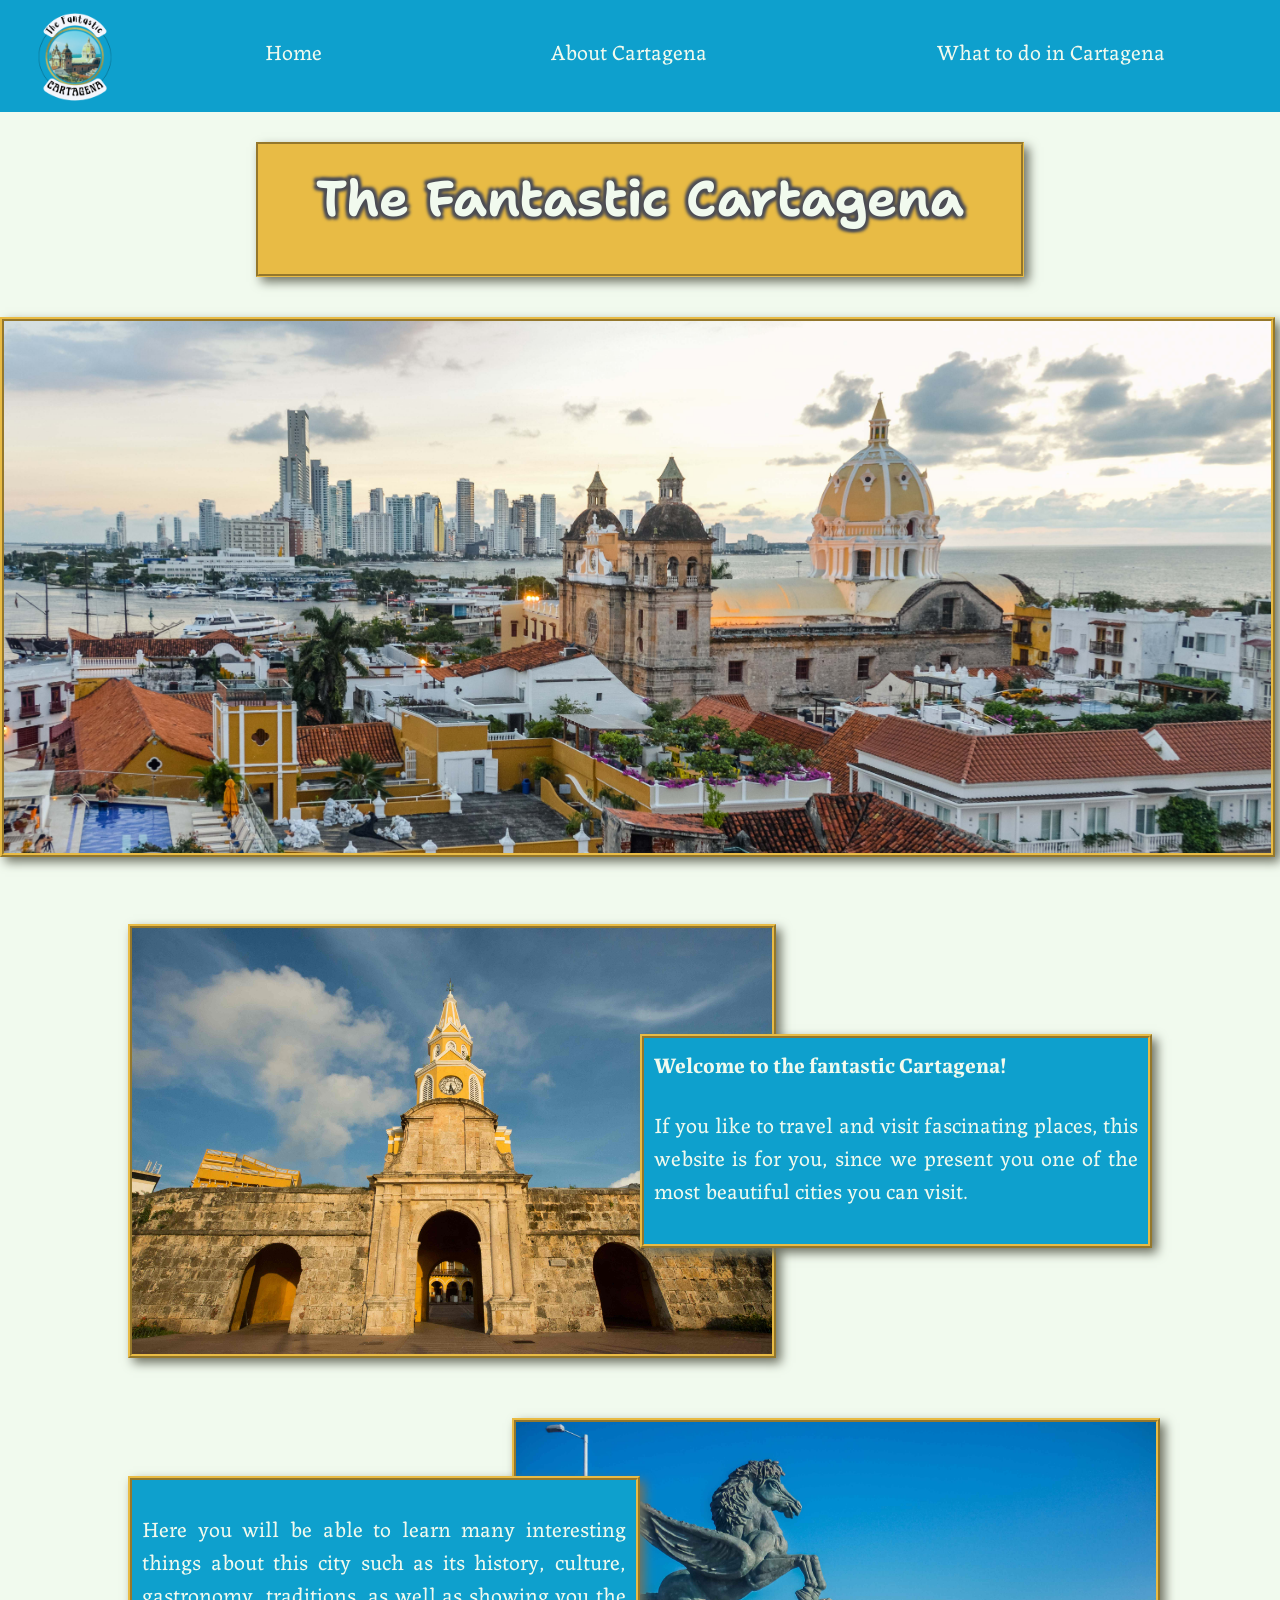
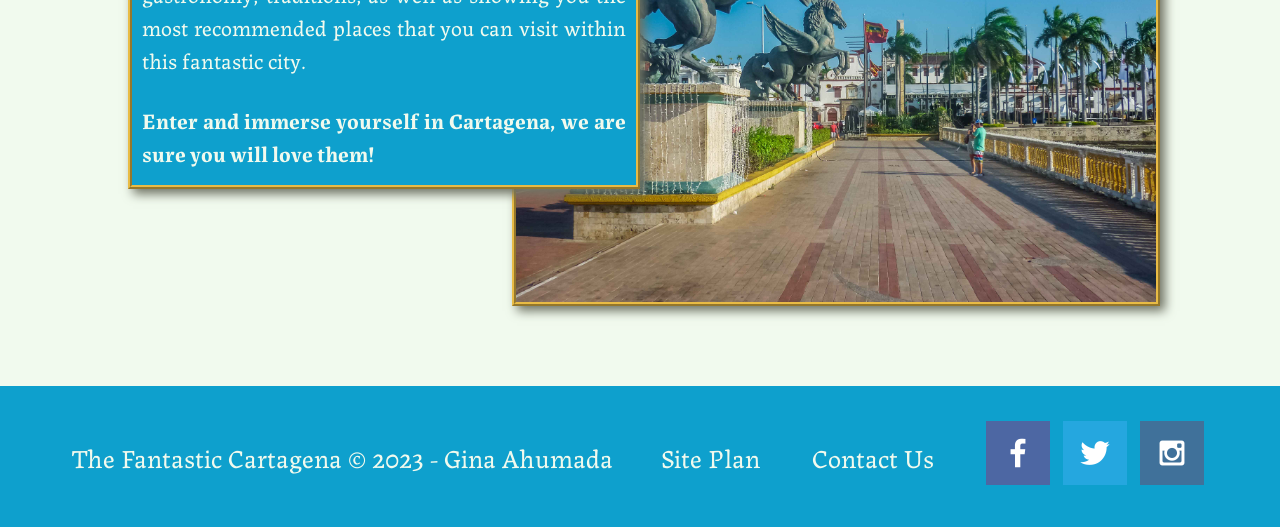
<file: cartagena/index.html>
<!DOCTYPE html>
<html lang="en">
<head>
    <meta charset="UTF-8">
    <meta http-equiv="X-UA-Compatible" content="IE=edge">
    <meta name="viewport" content="width=device-width, initial-scale=1.0">
    <title>The Fantastic Cartagena</title>
    <link rel="stylesheet" href="styles/style.css">
</head>
<body>
    <div id="content">
        <header>
            <a id="logo_link" href="index.html">
                <img class="logo" src="images/logo.png" alt="cartagena logo">
            </a>      
            <nav>
                <a href="index.html">Home</a>
                <a href="about.html">About Cartagena</a>
                <a href="whattodo.html">What to do in Cartagena</a>
            </nav>
        </header>
        <div id="hero">
            <section id="hero-msg">
                <h1 class="home-title">The Fantastic Cartagena</h1>
            </section>
            <div id="hero-box">
                <img id="hero-img" src="images/home1.jpg" alt="panoramic view">
            </div>
        </div>
        <main class="home-grid">
            <img class="clock-tower" src="images/home2.jpg" alt=" clock tower">
            <section class="msg-clock">
                <h2>Welcome to the fantastic Cartagena! </h2>
                <p>If you like to travel and visit fascinating places, this website is for you, since we present you one of the most beautiful cities you can visit.</p>
            </section>
            <img class="pegasus" src="images/home3.jpg" alt="pegasus">
            <section class="msg-pegasus">
                <p>Here you will be able to learn many interesting things about this city such as its history, culture, gastronomy, traditions, as well as showing you the most recommended places that you can visit within this fantastic city.</p>
                <h2>Enter and immerse yourself in Cartagena, we are sure you will love them!</h2>
            </section>
        </main>
        <footer>
            <p>The Fantastic Cartagena &copy; 2023 - Gina Ahumada</p>
            <p><a href="site-plan.html">Site Plan</a></p>
            <p><a href="contactus.html">Contact Us</a></p>
            <div class="social">
                <a href="https://facebook.com" target="_blank">
                    <img src="images/facebook.png" alt="fb icon">
                </a>
                <a href="https://twitter.com" target="_blank">
                    <img src="images/twitter.png" alt="twitter icon">
                </a>
                <a href="https://instagram.com" target="_blank">
                    <img src="images/instagram.png" alt="instagram icon">
                </a>
            </div>
        </footer>
    </div>
</body>
</html>
</file>
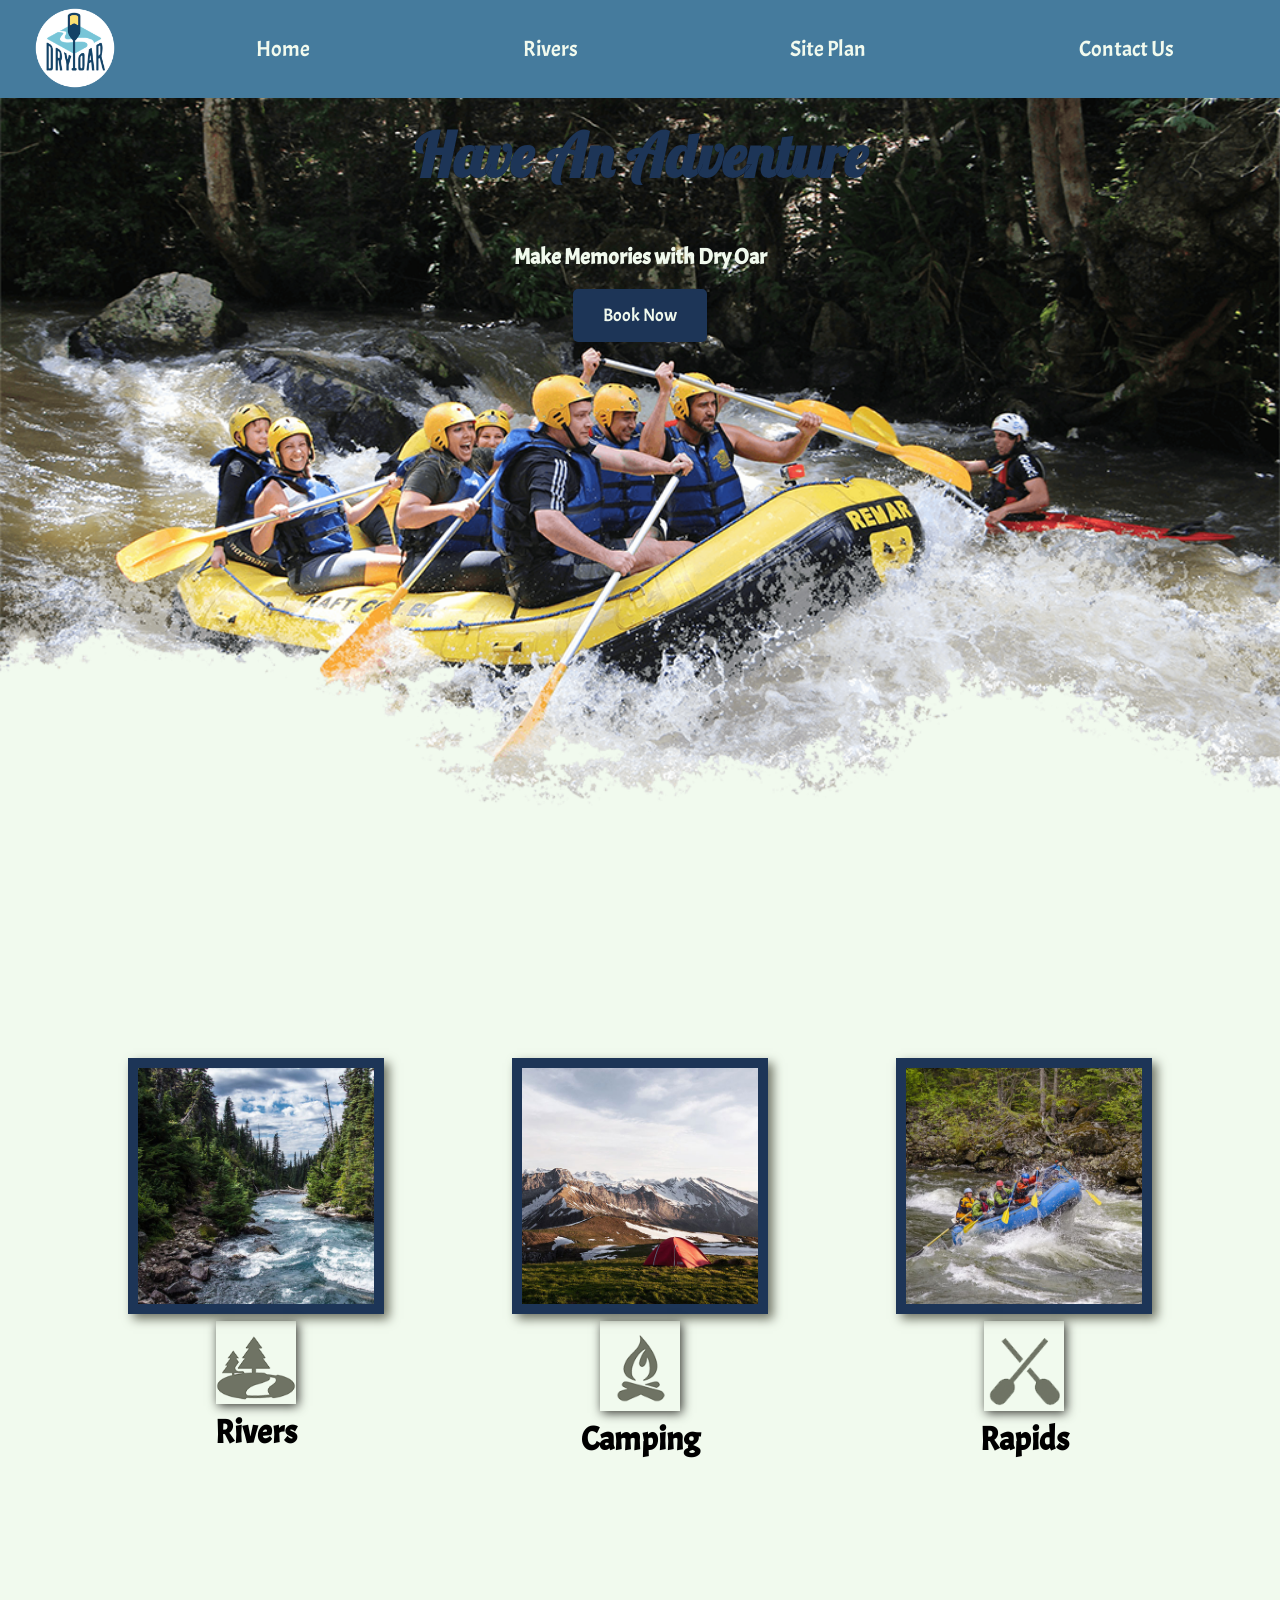
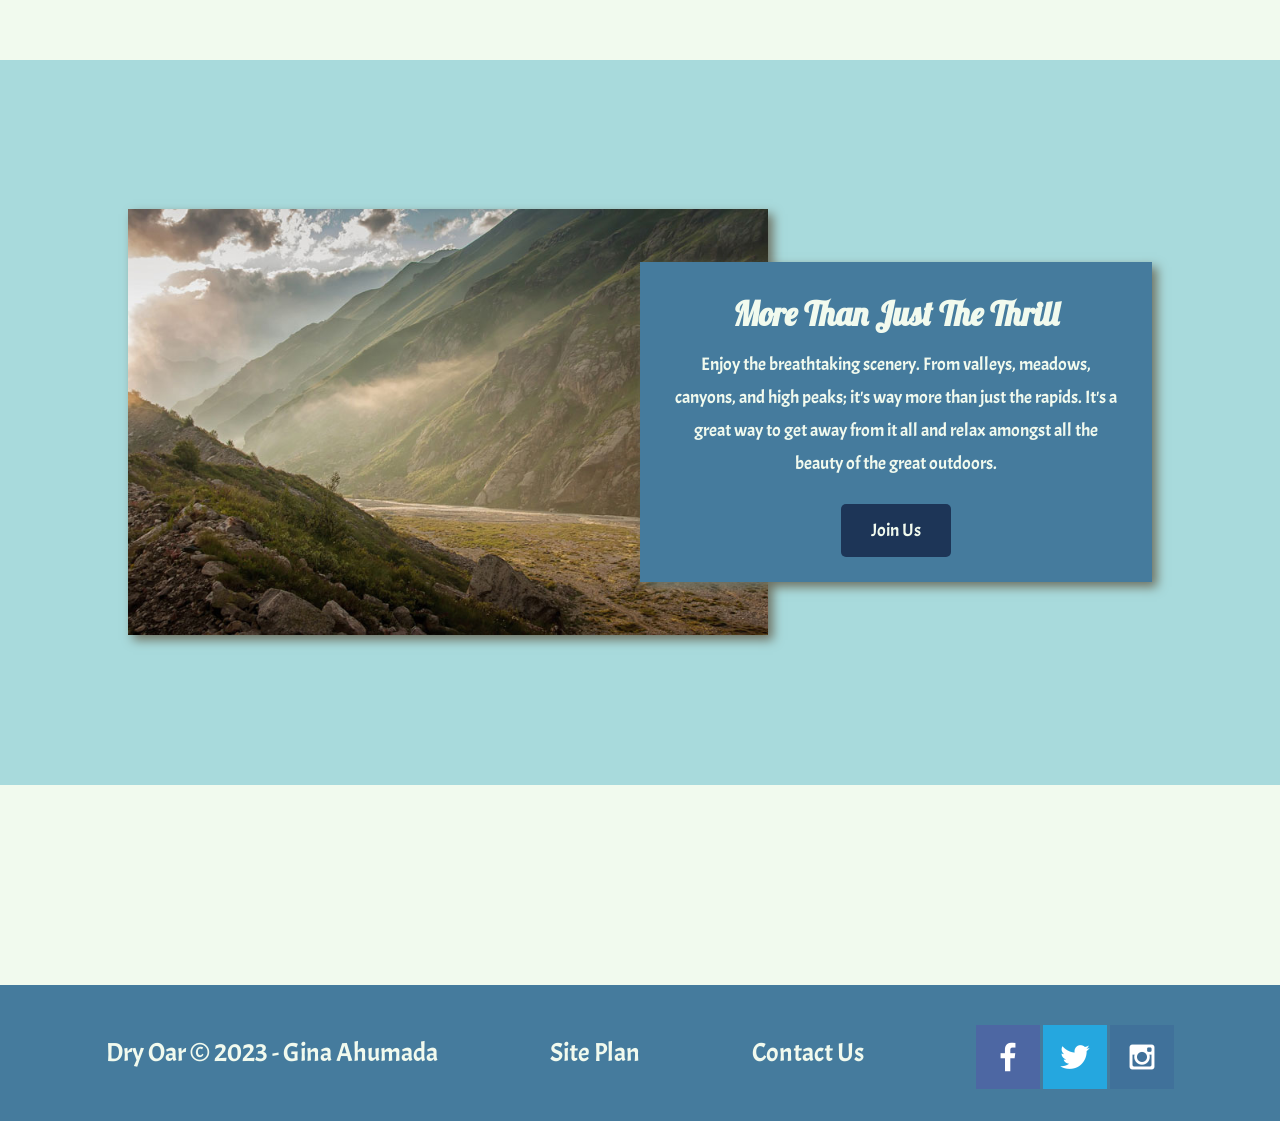
<file: wwr/index.html>
<!DOCTYPE html>
<html lang="en">
<head>
    <meta charset="UTF-8">
    <meta http-equiv="X-UA-Compatible" content="IE=edge">
    <meta name="viewport" content="width=device-width, initial-scale=1.0">
    <title>The Best Places in Colombia for Rafting</title>
    <link rel="stylesheet" href="styles/style.css">
</head>
<body>
    <div id="content">
        <header>
            <a id="logo_link" href="index.html">
                <img class="logo" src="images/logo.png" alt="Dry Oar Logo">
            </a>      
            <nav>
                <a href="index.html">Home</a>
                <a href="rivers.html">Rivers</a>
                <a href="site-plan-rafting.html">Site Plan</a>
                <a href="contactus.html">Contact Us</a>
            </nav>
        </header>
        <div id="hero">
            <div id="hero-box">
                <img id="hero-img" src="images/hero.png" alt="People enjoying rafting">
            </div>
            <section id="hero-msg">
                <h1 class="home-title">Have An Adventure</h1>
                <h4>Make Memories with Dry Oar</h4>
                <div class="button-box">
                    <a class="book" href="contactus.html">Book Now</a>
                </div>
            </section>
        </div>
        <main class="home-grid">
            <section class="rivers-card">
                <img class="card-img" src="images/rivers.jpg" alt="river in forest">
                <img class="icon" src="images/river_icon.png" alt="river icon">
                <h2>Rivers</h2>
            </section>
            <section class="camping-card">
                <img class="card-img" src="images/camping.jpg" alt="tent in mountains">
                <img class="icon" src="images/fire_icon.png" alt="fire icon">
                <h2>Camping</h2>
            </section>
            <section class="rapids-card">
                <img class="card-img" src="images/rapids.jpg" alt="rafting boat">
                <img class="icon" src="images/oars.png" alt="oars icon">
                <h2>Rapids</h2>
            </section>
            <div id="background"></div> 
            <img class="mountains" src="images/mountains.jpg" alt="Misty mountains">
            <section class="msg">
                <h2>More Than Just The Thrill</h2>
                <p>Enjoy the breathtaking scenery. From valleys, meadows, canyons, and high peaks; it's way more than just the rapids. It's a great way to get away from it all and relax amongst all the beauty of the great outdoors. </p>
                <a class='join' href="rivers.html">Join Us</a>
            </section>
        </main>
        <footer>
            <p>Dry Oar &copy; 2023 - Gina Ahumada</p>
            <p><a href="site-plan-rafting.html">Site Plan</a></p>
            <p><a href="contactus.html">Contact Us</a></p>
            <div class="social">
                <a href="https://facebook.com" target="_blank">
                    <img src="images/facebook.png" alt="fb icon">
                </a>
                <a href="https://twitter.com" target="_blank">
                    <img src="images/twitter.png" alt="twitter icon">
                </a>
                <a href="https://instagram.com" target="_blank">
                    <img src="images/instagram.png" alt="instagram icon">
                </a>
            </div>
        </footer>
    </div>
</body>
</html>
</file>
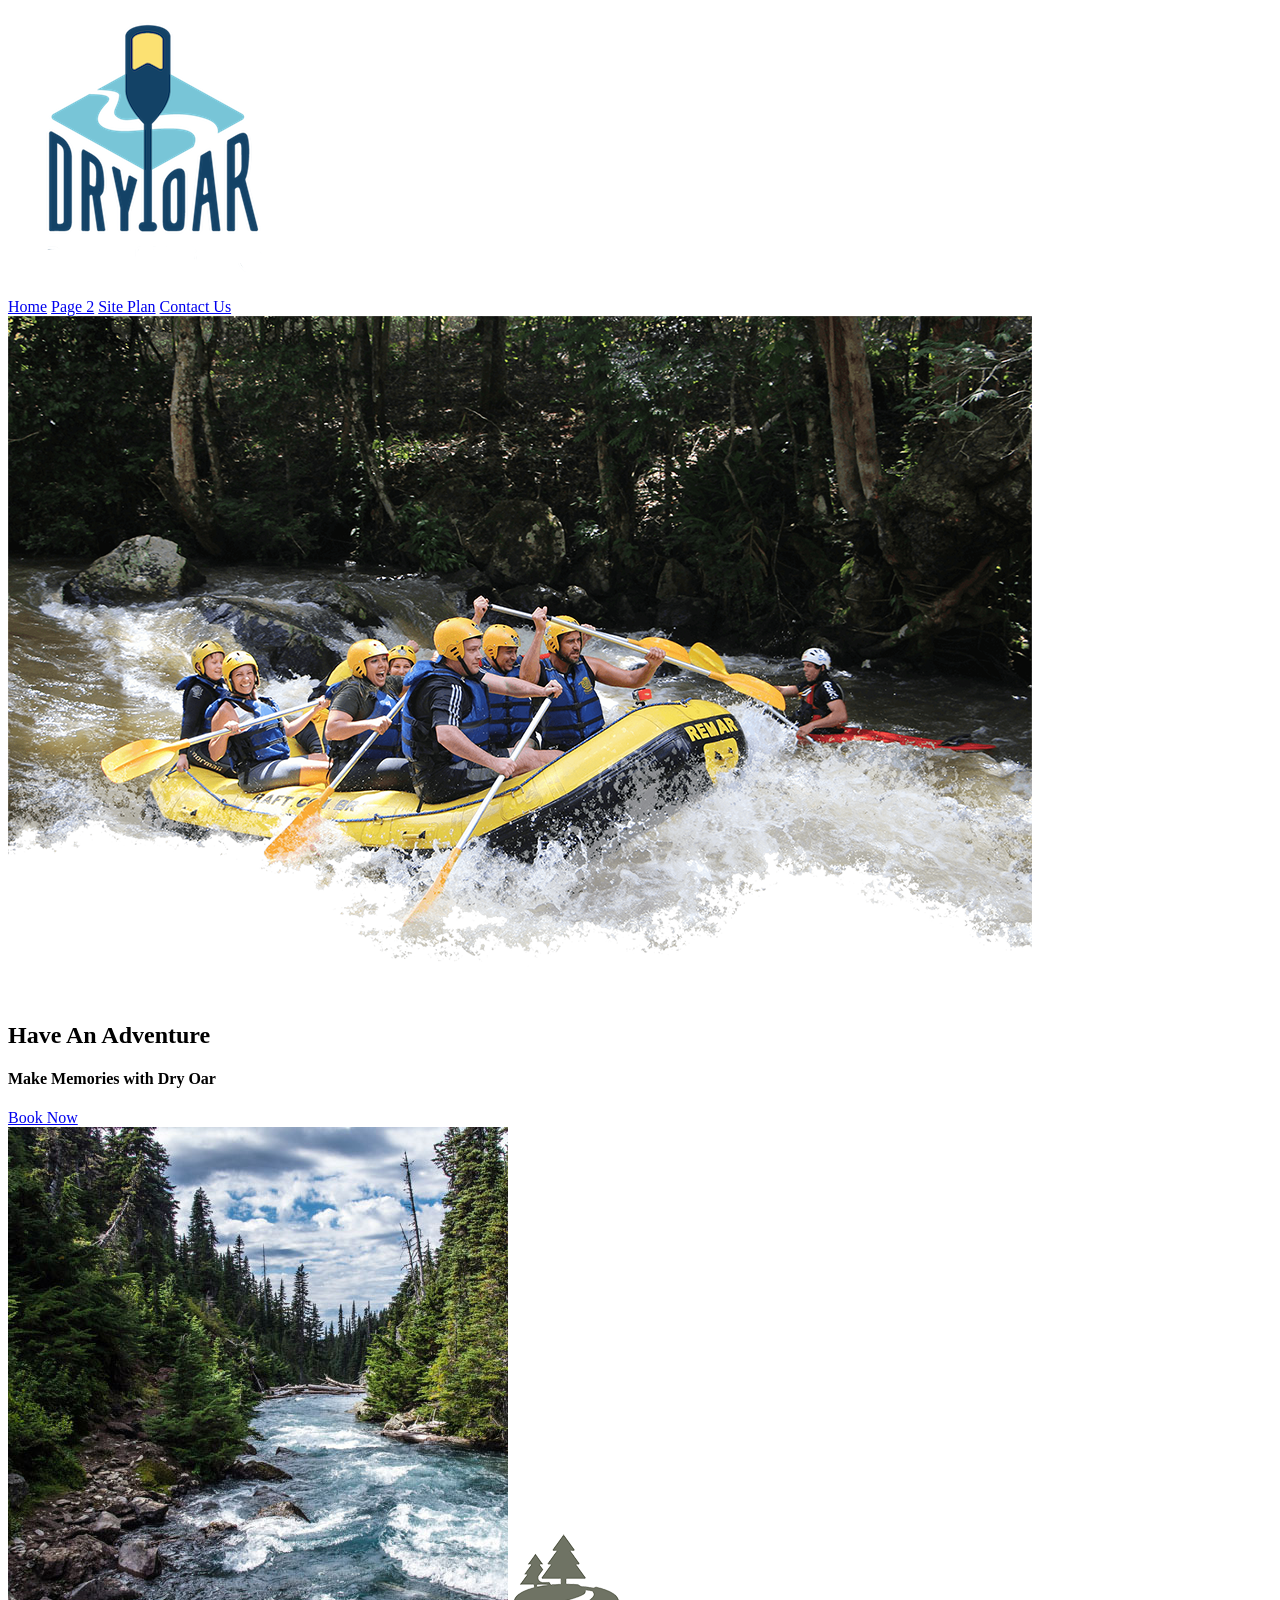
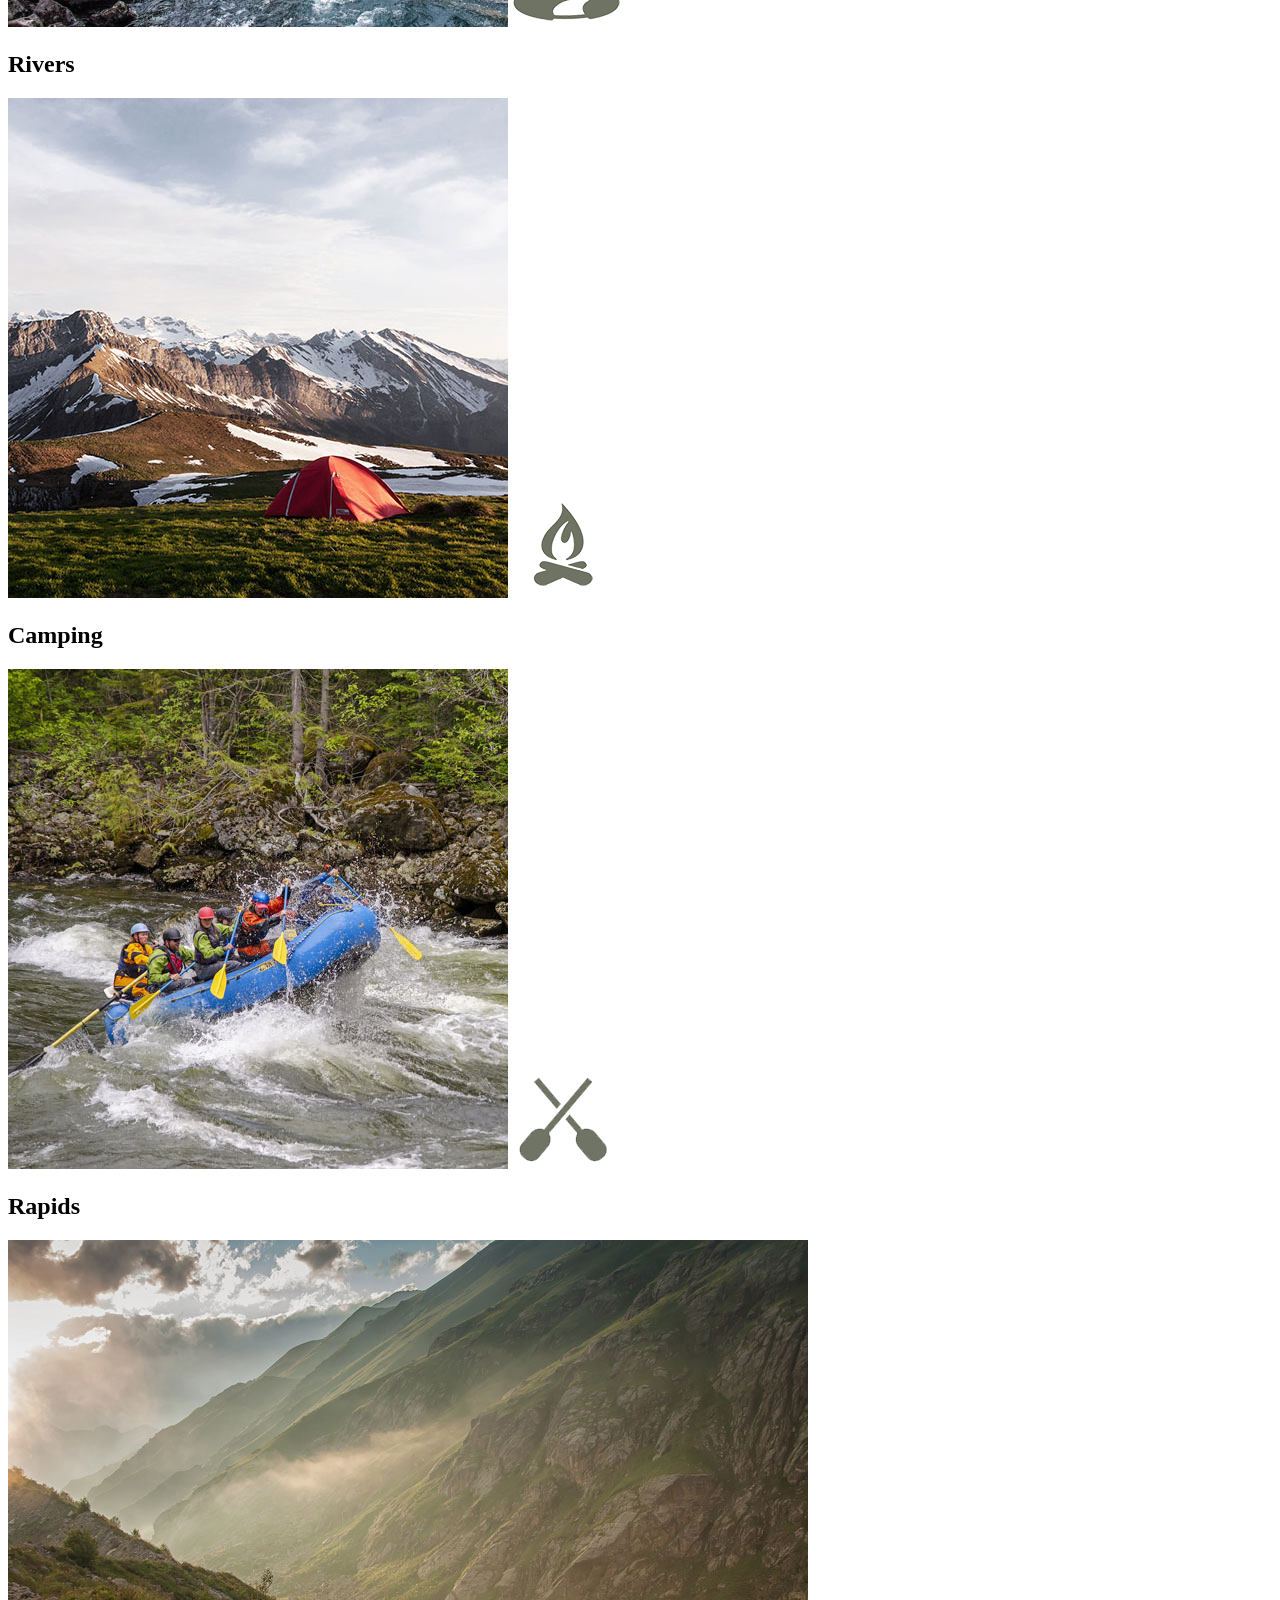
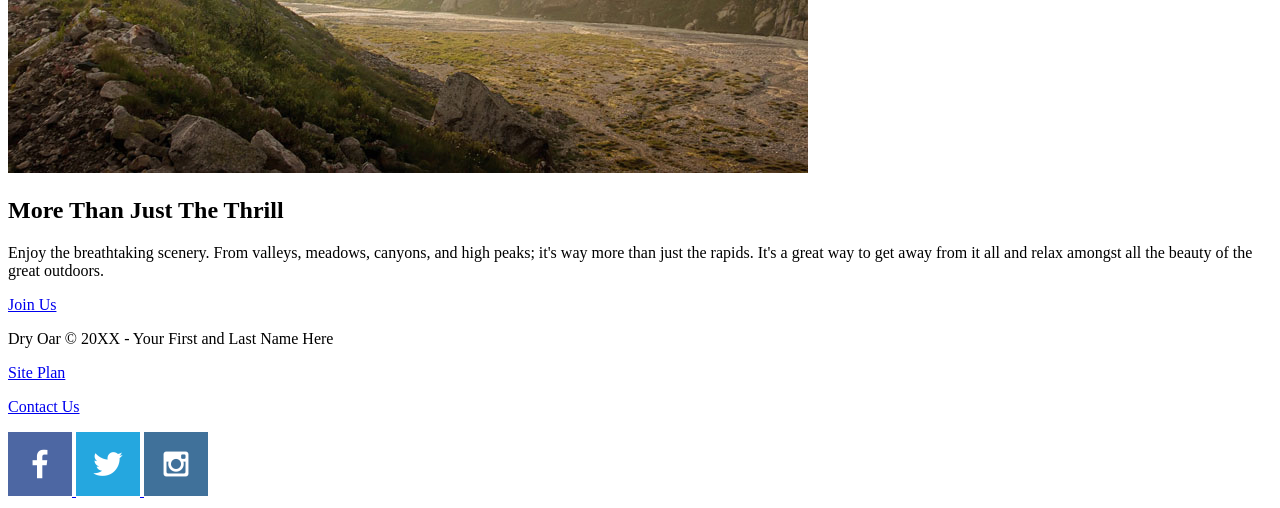
<file: wwr/styles/index.html>
<!DOCTYPE html>
<html lang="en">
<head>
    <meta charset="UTF-8">
    <meta http-equiv="X-UA-Compatible" content="IE=edge">
    <meta name="viewport" content="width=device-width, initial-scale=1.0">
    <title>The Best Places in Colombia for Rafting</title>
</head>
<body>
    <header>
        <a id="logo_link" href="index.html">
            <img class="logo" src="images/logo.png" alt="Dry Oar Logo">
        </a>
            
        <nav>
            <a href="index.html">Home</a>
            <a href="#">Page 2</a>
            <a href="site-plan-rafting.html">Site Plan</a>
            <a href="contactus.html">Contact Us</a>
        </nav>
    </header>
    <div id="hero">
        <div id="hero-box">
            <img id="hero-img" src="images/hero.png" alt="People enjoying rafting">
        </div>
        <section id="hero-msg">
            <h1 class="home-title">Have An Adventure</h1>
            <h4>Make Memories with Dry Oar</h4>
            <div class="button-box">
                <a class="book" href="contactus.html">Book Now</a>
            </div>
        </section>
    </div> 
    <main class="home-grid">
        <section class="rivers-card">
            <img class="card-img" src="images/rivers.jpg" alt="river in forest">
            <img class="icon" src="images/river_icon.png" alt="river icon">
            <h2>Rivers</h2>
        </section>
        <section class="camping-card">
            <img class="card-img" src="images/camping.jpg" alt="tent in mountains">
            <img class="icon" src="images/fire_icon.png" alt="fire icon">
            <h2>Camping</h2>
        </section>
        <section class="rapids-card">
            <img class="card-img" src="images/rapids.jpg" alt="rafting boat">
            <img class="icon" src="images/oars.png" alt="oars icon">
            <h2>Rapids</h2>
        </section>
        <img class="mountains" src="images/mountains.jpg" alt="Misty mountains">
        <section class="msg">
            <h2>More Than Just The Thrill</h2>
            <p>Enjoy the breathtaking scenery. From valleys, meadows, canyons, and high peaks; it's way more than just the rapids. It's a great way to get away from it all and relax amongst all the beauty of the great outdoors. </p>
            <a class='join' href="rivers.html">Join Us</a>
        </section>
    </main>
    <footer>
        <p>Dry Oar &copy; 20XX - Your First and Last Name Here</p>
        <p><a href="site-plan-rafting.html">Site Plan</a></p>
        <p><a href="contactus.html">Contact Us</a></p>
        <div class="social">
            <a href="https://facebook.com">
                <img src="images/facebook.png" alt="fb icon">
            </a>
            <a href="https://twitter.com">
                <img src="images/twitter.png" alt="twitter icon">
            </a>
            <a href="https://instagram.com">
                <img src="images/instagram.png" alt="instagram icon">
            </a>
        </div>
    </footer>
</body>
</html>
</file>
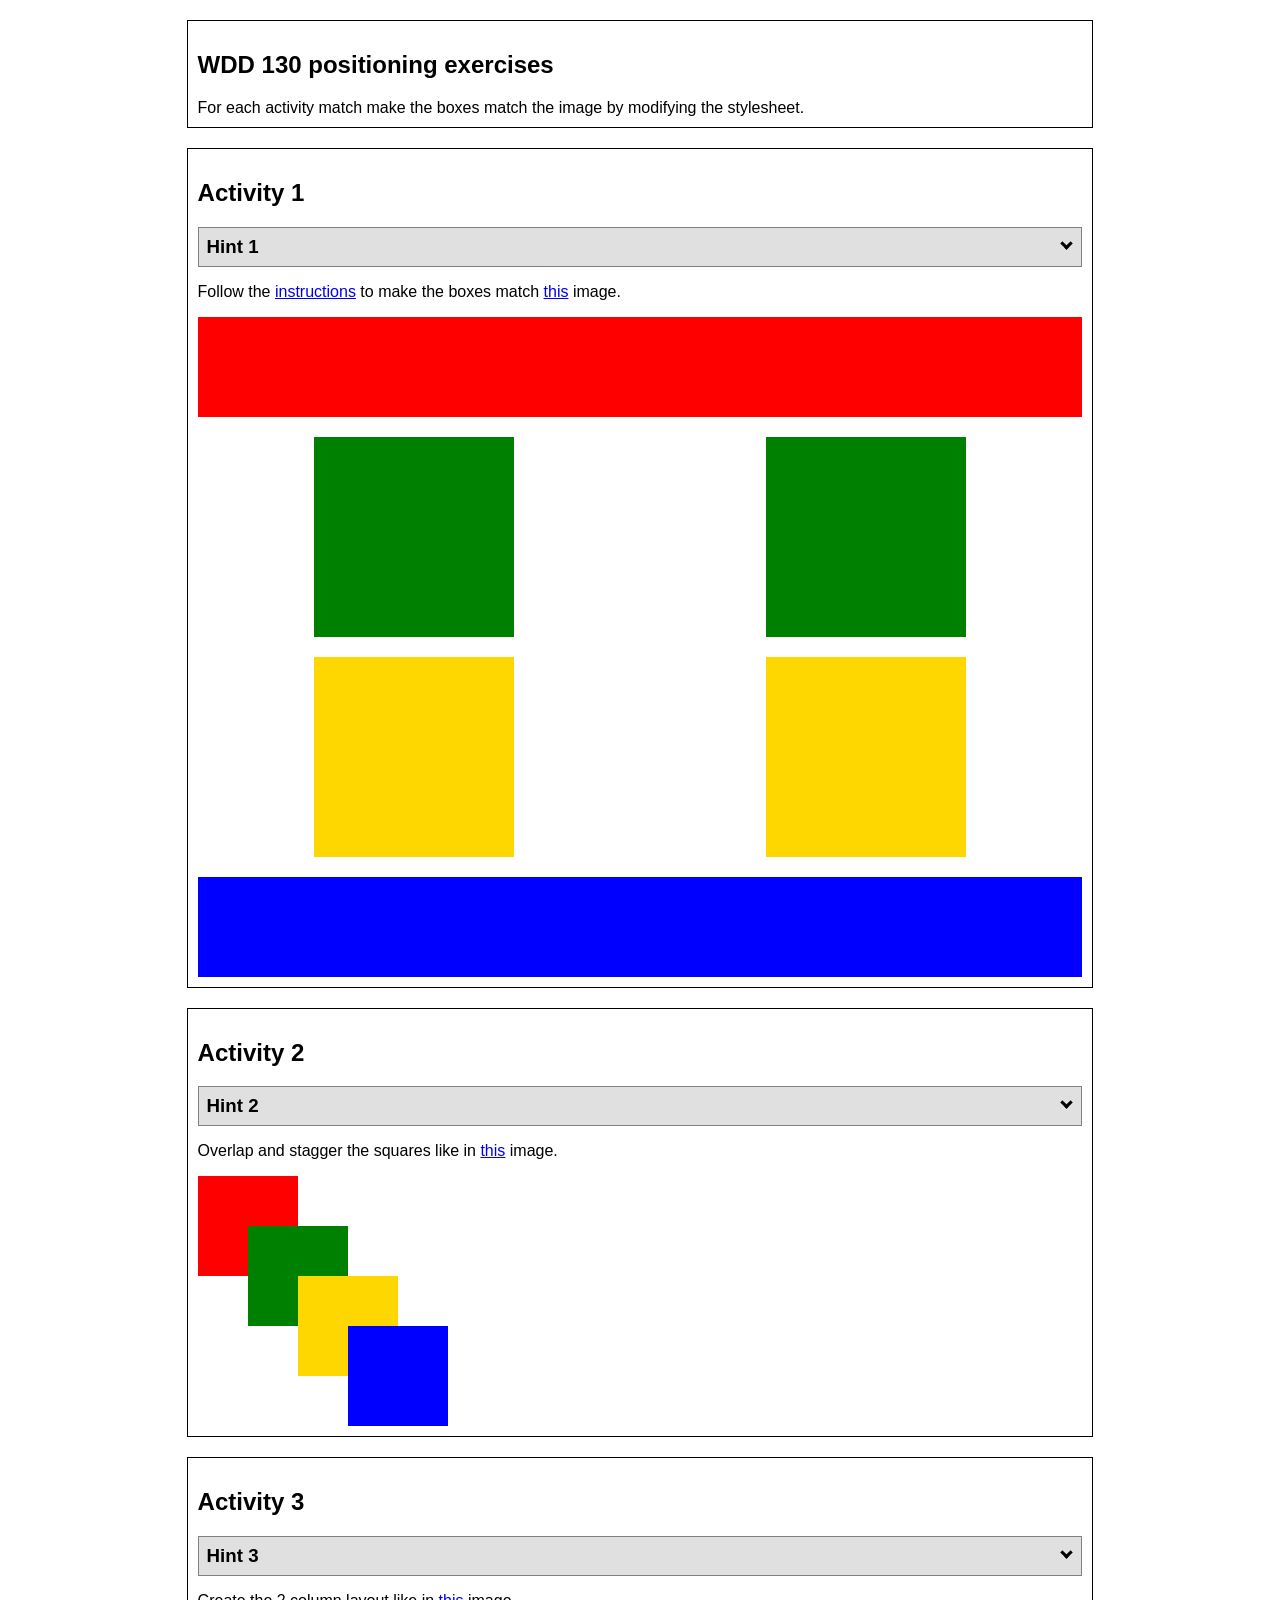
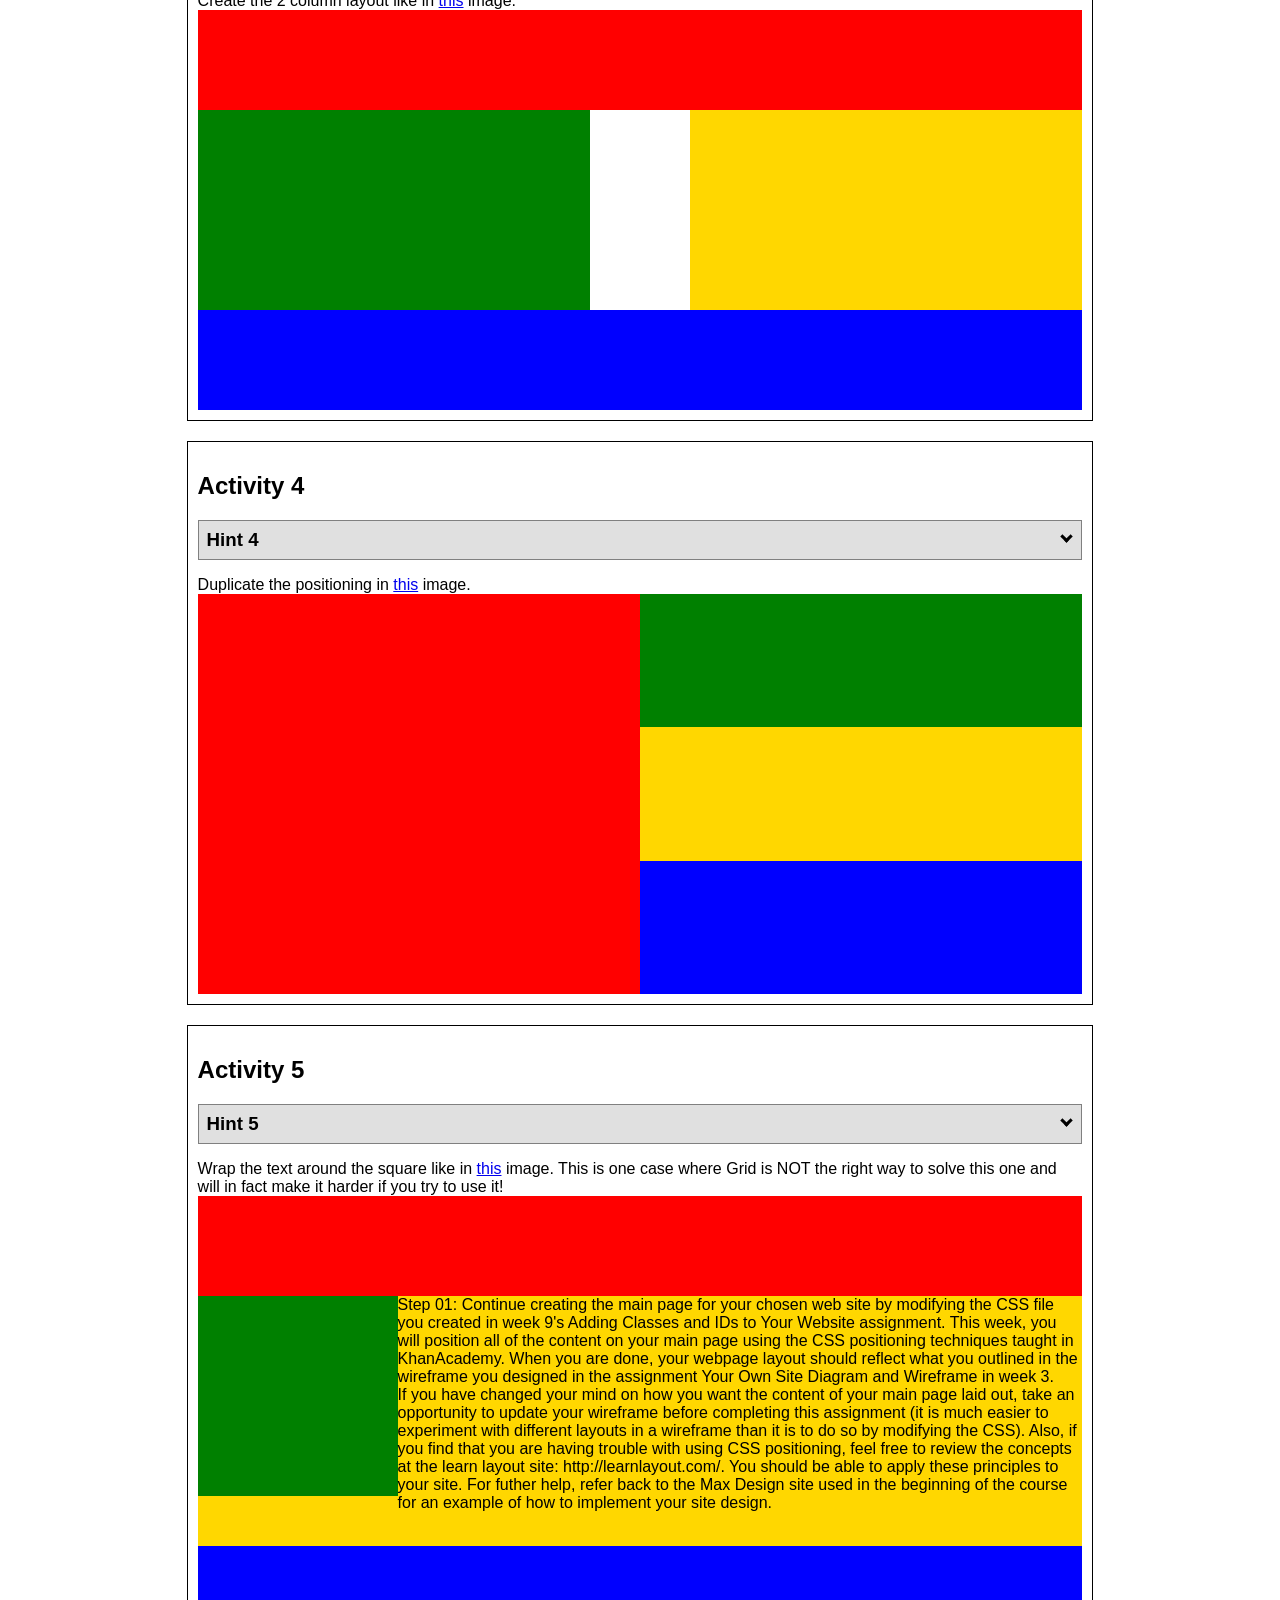
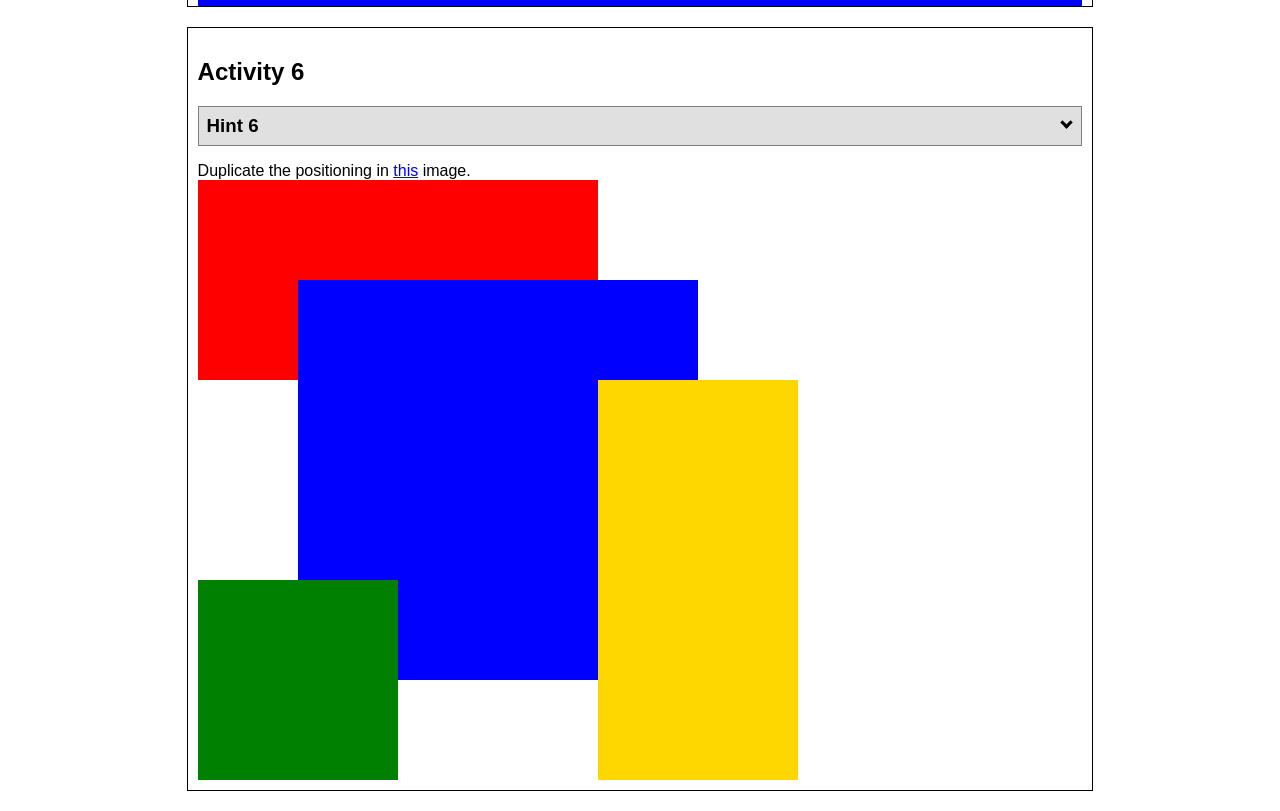
<file: positioning.html>
<!DOCTYPE html>
<html lang="en">
  <head>
    <!-- HTML - Name: positioning.html -->
    <title>Positioning Activity</title>
    <link rel="stylesheet" type="text/css" href="positionstyles.css" />
  </head>
  <body>
    <div class="activity">
      <h2>WDD 130 positioning exercises</h2>
      For each activity match make the boxes match the image by modifying the stylesheet.</div>
    <div class="activity">
      <h2>Activity 1</h2>
      <section class="hint"><input type="checkbox" ><i></i> <h3>Hint 1</h3><div><p>Check out the <a href="https://byui-wdd.github.io/wdd130/activities/w06-css-positioning.html" target="_blank">activity instructions</a> in Ilearn!</p></div></section>
      <p>Follow the <a href="https://byui-wdd.github.io/wdd130/activities/w06-css-positioning.html" target="_blank">instructions</a> to make the boxes match  <a href="https://byui-wdd.github.io/wdd130/images/example1.png" target="_blank">this</a> image.</p>
      <div class="content1" >
        <div class="red1" ></div>
        <div class="green1" ></div>
        <div class="green1" ></div>
        <div class="yellow1"></div>
        <div class="yellow1"></div>
        <div class="blue1"></div>
      </div>
    </div>
    <div class="activity">
      <h2>Activity 2</h2>
      <section class="hint"><input type="checkbox" > <h3>Hint 2</h3><i></i><div>
      <ul>
      <li>grid-template-columns: 50px 50px 50px 50px 50px </li></ul></div></section>
      <p>Overlap and stagger the squares like in <a href="https://byui-wdd.github.io/wdd130/images/example2.png" target="_blank">this</a> image.</p>
      <div class="content2" >
        <div class="red2" ></div>
        <div class="green2" ></div>
        <div class="yellow2"></div>
        <div class="blue2"></div>
      </div>
    </div>
    <div class="activity">
      <h2>Activity 3</h2>
      <section class="hint"><input type="checkbox" > <h3>Hint 3</h3><i></i><div><p>This one is going to be best solved with CSS Grid. Remember to make the boxes the right width first...then start moving them around. </p><h4>Properties used:</h4><ul><li>display:grid;</li><li>grid-template-columns:</li><li>grid-column-gap:</li>
        <li>grid-column:</li>  </ul></div></section>
      Create the 2 column layout like in <a href="https://byui-wdd.github.io/wdd130/images/example3.png" target="_blank">this</a>  image.
      <div class="content3" >
        <div class="red3" ></div>
        <div class="green3" ></div>
        <div class="yellow3"></div>
        <div class="blue3"></div>
      </div>
    </div>
    <div class="activity">
      <h2>Activity 4</h2>
      <section class="hint"><input type="checkbox" > <h3>Hint 4</h3><i></i><div><p>For the others we have been primarily concerned with width. For this one you will need to adjust height as well. </p><h4>Properties used:</h4><ul><li>display:grid;</li><li>grid-template-columns:</li><li>grid-row:</li></ul></div></section>
      Duplicate the positioning in <a href="https://byui-wdd.github.io/wdd130/images/example4.png" target="_blank">this</a> image. 
      <div class="content4" >
        <div class="red4" ></div>
        <div class="green4" ></div>
        <div class="yellow4"></div>
        <div class="blue4"></div>
      </div>
    </div>

    <div class="activity">
      <h2>Activity 5</h2>
      <section class="hint"><input type="checkbox" > <h3>Hint 5</h3><i></i><div><p>Grid is <strong>not</strong> the right way to do this.  In fact there is only one way to really do that...and that is with float. Remember that we float the thing we want the text to wrap around.  Also remember to start by making all the shapes the right size and shape.</p><h4>Properties used:</h4><ul><li>float: left;</li></ul></div></section>
      Wrap the text around the square like in <a href="https://byui-wdd.github.io/wdd130/images/example5.png" target="_blank">this</a> image. This is one case where Grid is NOT the right way to solve this one and will in fact make it harder if you try to use it!
      <div class="content5" >
        <div class="red5" ></div>
        <div class="green5" ></div>
        <div class="yellow5">Step 01: Continue creating the main page for your chosen web site by modifying the CSS file you created in week 9's Adding Classes and IDs to Your Website assignment. This week, you will position all of the content on your main page using the CSS positioning techniques taught in KhanAcademy. When you are done, your webpage layout should reflect what you outlined in the wireframe you designed in the assignment Your Own Site Diagram and Wireframe in week 3. <br />
          If you have changed your mind on how you want the content of your main page laid out, take an opportunity to update your wireframe before completing this assignment (it is much easier to experiment with different layouts in a wireframe than it is to do so by modifying the CSS). Also, if you find that you are having trouble with using CSS positioning, feel free to review the concepts at the learn layout site: http://learnlayout.com/. You should be able to apply these principles to your site. For futher help, refer back to the Max Design site used in the beginning of the course for an example of how to implement your site design.</div>
        <div class="blue5"></div>
      </div>
    </div>
    <div class="activity">
      <h2>Activity 6</h2>
      <section class="hint"><input type="checkbox" > <h3>Hint 6</h3><i></i><div><p>This one is all about visualizing the grid behind the layout. If you are having a hard time doing that first: all the sizes are even multiples of 100, and second here is another example with the lines drawn: <a href="https://byui-wdd.github.io/wdd130/images/example6-hint.png" target="_blank">example 6 with lines</a>. For this one you will find it easiest if you use px for the column width. You can also use <kbd>z-index</kbd> to control the element layering.    </p><h4>Properties used:</h4><ul><li>display:grid;</li><li>grid-template-columns:</li><li>grid-column:</li><li>grid-row:</li><li><a href="https://www.w3schools.com/cssref/pr_pos_z-index.asp" target="_blank">z-index:</a></li></ul></div></section>
      Duplicate the positioning in <a href="https://byui-wdd.github.io/wdd130/images/example6.png" target="_blank">this</a> image.
      <div class="content6" >
        <div class="red6" ></div>
        <div class="green6" ></div>
        <div class="yellow6"></div>
        <div class="blue6"></div>
      </div>
    </div>
  </body>
</html>
</file>
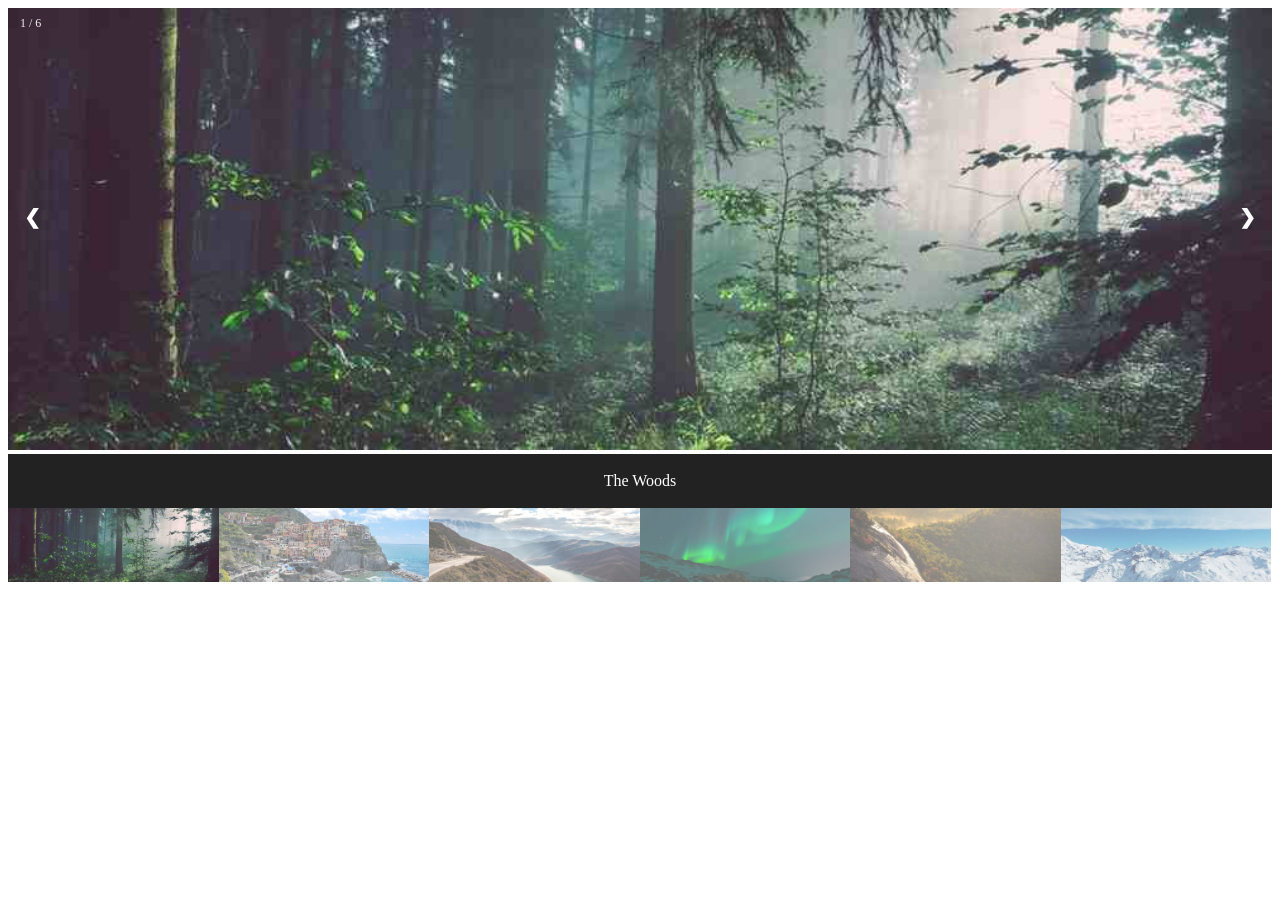
<file: A Web Component/web-component.html>
<!DOCTYPE html>
<html lang="en">
<head>
    <meta charset="UTF-8">
    <meta http-equiv="X-UA-Compatible" content="IE=edge">
    <meta name="viewport" content="width=device-width, initial-scale=1.0">
    <title>A Web Component</title>
    <link rel="stylesheet" href="styles/style.css">
</head>
<body>
<!-- Container for the image gallery -->
<div class="container">

  <!-- Full-width images with number text -->
  <div class="mySlides">
    <div class="numbertext">1 / 6</div>
      <img src="images/img_woods_wide.jpg" style="width:100%">
  </div>

  <div class="mySlides">
    <div class="numbertext">2 / 6</div>
      <img src="images/img_5terre_wide.jpg" style="width:100%">
  </div>

  <div class="mySlides">
    <div class="numbertext">3 / 6</div>
      <img src="images/img_mountains_wide.jpg" style="width:100%">
  </div>

  <div class="mySlides">
    <div class="numbertext">4 / 6</div>
      <img src="images/img_lights_wide.jpg" style="width:100%">
  </div>

  <div class="mySlides">
    <div class="numbertext">5 / 6</div>
      <img src="images/img_nature_wide.jpg" style="width:100%">
  </div>

  <div class="mySlides">
    <div class="numbertext">6 / 6</div>
      <img src="images/img_snow_wide.jpg" style="width:100%">
  </div>

  <!-- Next and previous buttons -->
  <a class="prev" onclick="plusSlides(-1)">&#10094;</a>
  <a class="next" onclick="plusSlides(1)">&#10095;</a>

  <!-- Image text -->
  <div class="caption-container">
    <p id="caption"></p>
  </div>

  <!-- Thumbnail images -->
  <div class="row">
    <div class="column">
      <img class="demo cursor" src="images/img_woods_wide.jpg" style="width:100%" onclick="currentSlide(1)" alt="The Woods">
    </div>
    <div class="column">
      <img class="demo cursor" src="images/img_5terre_wide.jpg" style="width:100%" onclick="currentSlide(2)" alt="Cinque Terre">
    </div>
    <div class="column">
      <img class="demo cursor" src="images/img_mountains_wide.jpg" style="width:100%" onclick="currentSlide(3)" alt="Mountains and fjords">
    </div>
    <div class="column">
      <img class="demo cursor" src="images/img_lights_wide.jpg" style="width:100%" onclick="currentSlide(4)" alt="Northern Lights">
    </div>
    <div class="column">
      <img class="demo cursor" src="images/img_nature_wide.jpg" style="width:100%" onclick="currentSlide(5)" alt="Nature and sunrise">
    </div>
    <div class="column">
      <img class="demo cursor" src="images/img_snow_wide.jpg" style="width:100%" onclick="currentSlide(6)" alt="Snowy Mountains">
    </div>
  </div>
</div>
<script>
  let slideIndex = 1;
  showSlides(slideIndex);

  // Next/previous controls
  function plusSlides(n) {
    showSlides(slideIndex += n);
  }

  // Thumbnail image controls
  function currentSlide(n) {
    showSlides(slideIndex = n);
  }

  function showSlides(n) {
    let i;
    let slides = document.getElementsByClassName("mySlides");
    let dots = document.getElementsByClassName("demo");
    let captionText = document.getElementById("caption");
    if (n > slides.length) {slideIndex = 1}
    if (n < 1) {slideIndex = slides.length}
    for (i = 0; i < slides.length; i++) {
      slides[i].style.display = "none";
    }
    for (i = 0; i < dots.length; i++) {
      dots[i].className = dots[i].className.replace(" active", "");
    }
    slides[slideIndex-1].style.display = "block";
    dots[slideIndex-1].className += " active";
    captionText.innerHTML = dots[slideIndex-1].alt;
  }
</script>
</body>
</html>
</file>
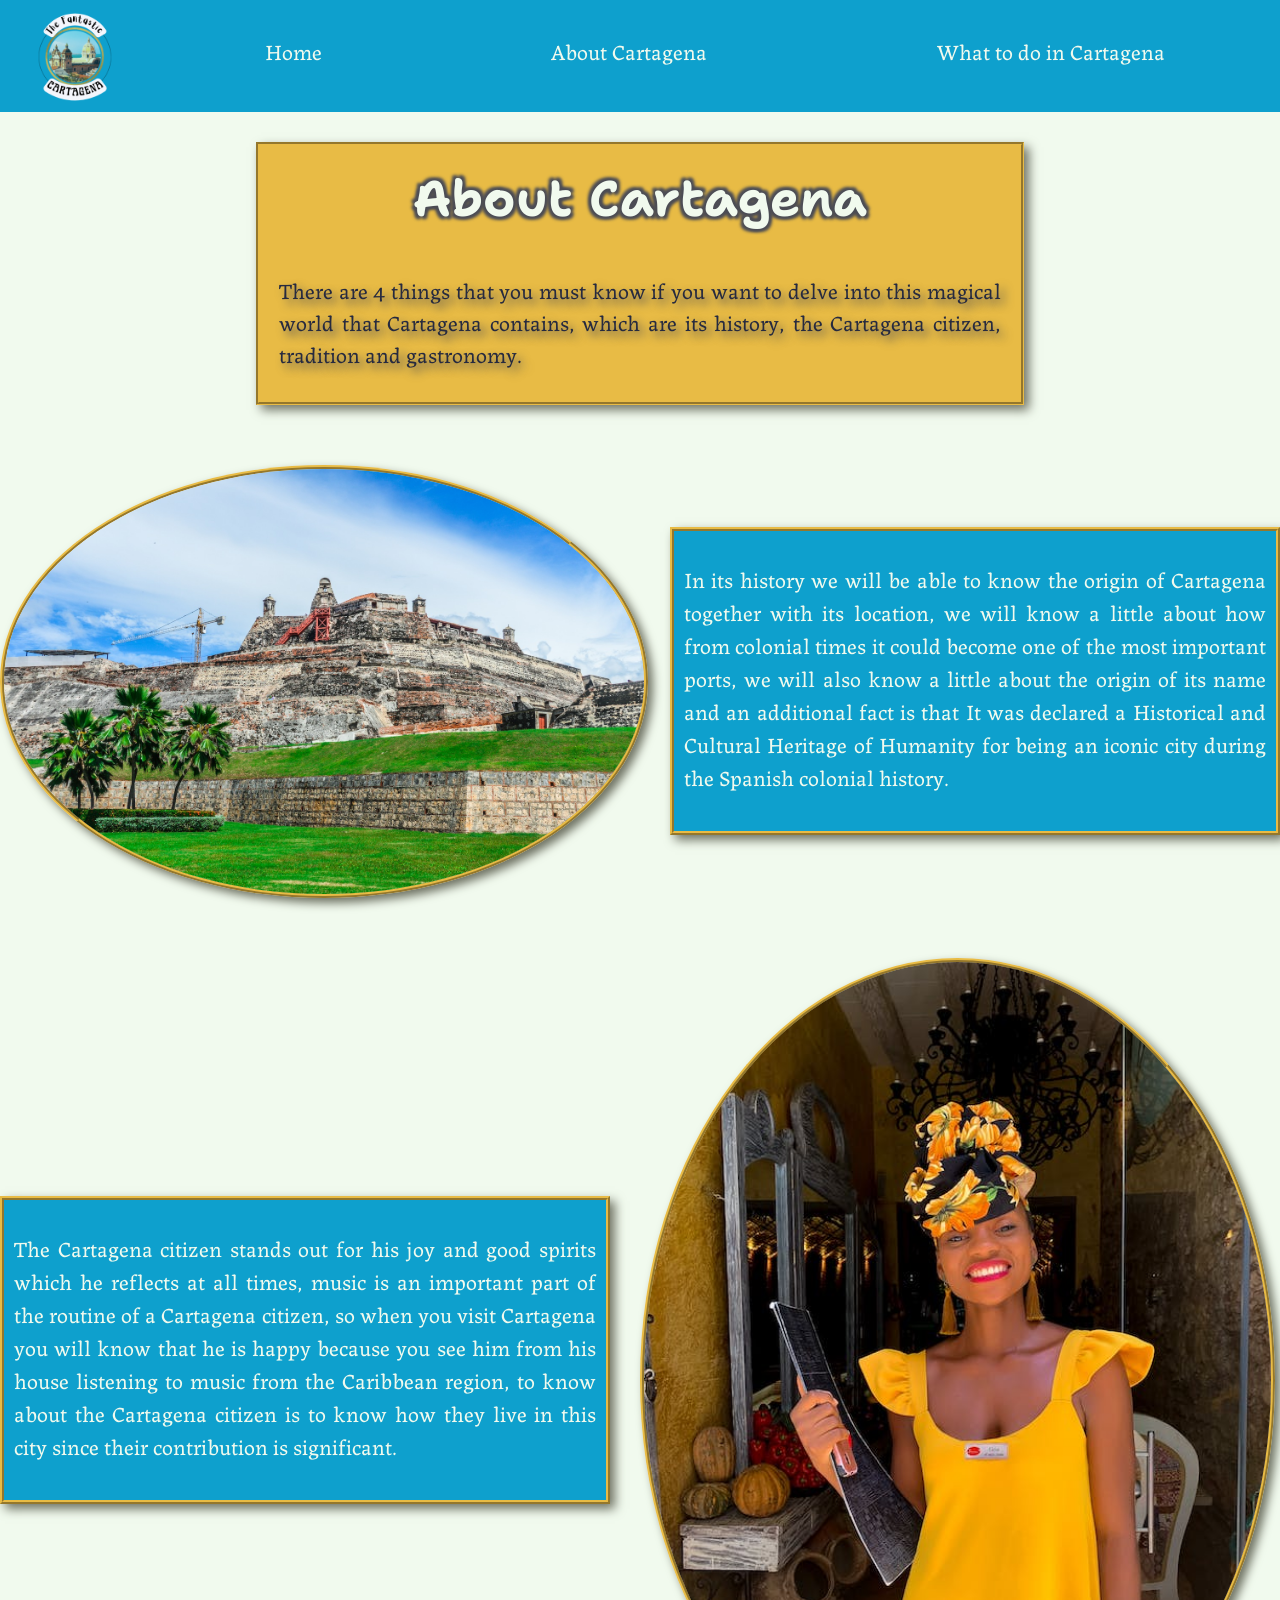
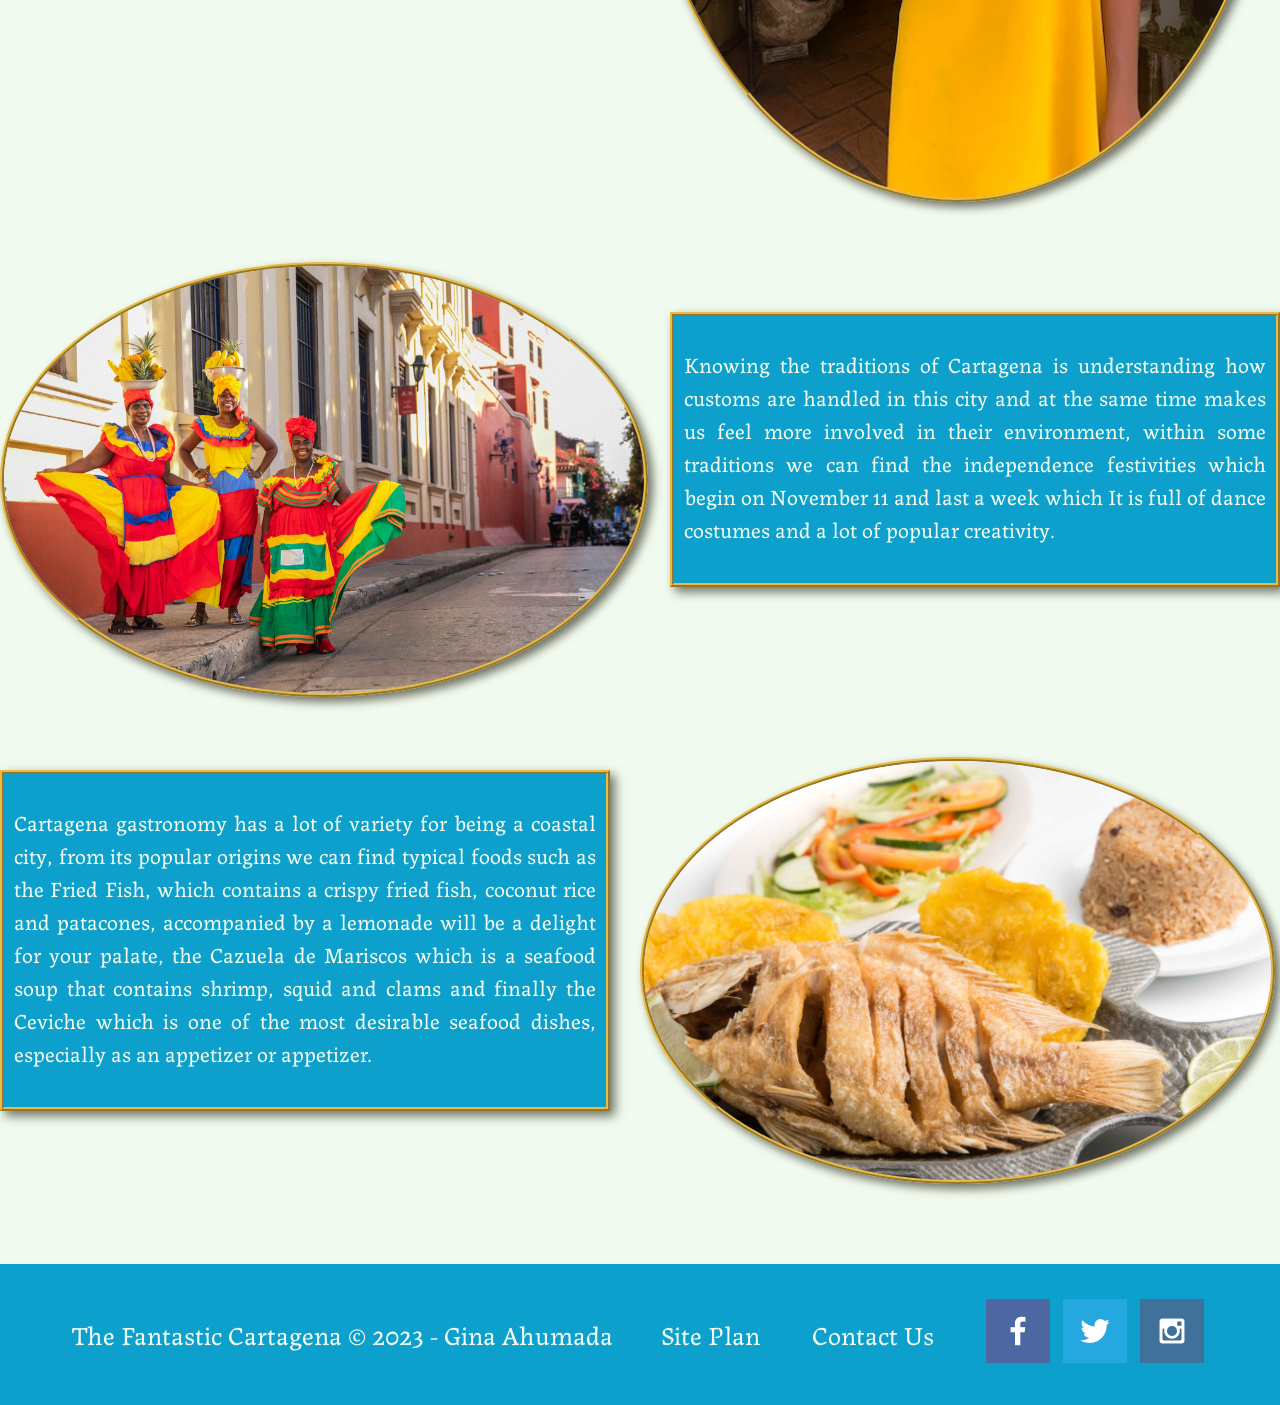
<file: cartagena/about.html>
<!DOCTYPE html>
<html lang="en">
<head>
    <meta charset="UTF-8">
    <meta http-equiv="X-UA-Compatible" content="IE=edge">
    <meta name="viewport" content="width=device-width, initial-scale=1.0">
    <title>About Cartagena</title>
    <link rel="stylesheet" href="styles/style.css">
</head>
<body>
    <div id="content">
        <header>
            <a id="logo_link" href="index.html">
                <img class="logo" src="images/logo.png" alt="cartagena logo">
            </a>      
            <nav>
                <a href="index.html">Home</a>
                <a href="about.html">About Cartagena</a>
                <a href="whattodo.html">What to do in Cartagena</a>
            </nav>
        </header>
        <div id="hero">
            <section id="hero-msg">
                <h1 class="home-title">About Cartagena</h1>
                <p>There are 4 things that you must know if you want to delve into this magical world that Cartagena contains, which are its history, the Cartagena citizen, tradition and gastronomy.</p>
            </section>
        </div>
        <main class="home-grid">
            <img class="img1" src="images/history.jpg" alt="history">
            <div class="msg1">
                <p>In its history we will be able to know the origin of Cartagena together with its location, we will know a little about how from colonial times it could become one of the most important ports, we will also know a little about the origin of its name and an additional fact is that It was declared a Historical and Cultural Heritage of Humanity for being an iconic city during the Spanish colonial history.</p>
            </div>
            <img class="img2" src="images/citizen.png" alt="citizen">
            <div class="msg2">
                <p>The Cartagena citizen stands out for his joy and good spirits which he reflects at all times, music is an important part of the routine of a Cartagena citizen, so when you visit Cartagena you will know that he is happy because you see him from his house listening to music from the Caribbean region, to know about the Cartagena citizen is to know how they live in this city since their contribution is significant.</p>
            </div>
            <img class="img3" src="images/tradition.jpg" alt="tradition">
            <div class="msg3">
                <p>Knowing the traditions of Cartagena is understanding how customs are handled in this city and at the same time makes us feel more involved in their environment, within some traditions we can find the independence festivities which begin on November 11 and last a week which It is full of dance costumes and a lot of popular creativity.</p>
            </div>
            <img class="img4" src="images/gastronomy.jpg" alt="gastronomy">
            <div class="msg4">
                <p>Cartagena gastronomy has a lot of variety for being a coastal city, from its popular origins we can find typical foods such as the Fried Fish, which contains a crispy fried fish, coconut rice and patacones, accompanied by a lemonade will be a delight for your palate, the Cazuela de Mariscos which is a seafood soup that contains shrimp, squid and clams and finally the Ceviche which is one of the most desirable seafood dishes, especially as an appetizer or appetizer.</p>
            </div>
        </main>
        <footer>
            <p>The Fantastic Cartagena &copy; 2023 - Gina Ahumada</p>
            <p><a href="site-plan.html">Site Plan</a></p>
            <p><a href="contactus.html">Contact Us</a></p>
            <div class="social">
                <a href="https://facebook.com" target="_blank">
                    <img src="images/facebook.png" alt="fb icon">
                </a>
                <a href="https://twitter.com" target="_blank">
                    <img src="images/twitter.png" alt="twitter icon">
                </a>
                <a href="https://instagram.com" target="_blank">
                    <img src="images/instagram.png" alt="instagram icon">
                </a>
            </div>
        </footer>
    </div>
</body>
</html>
</file>
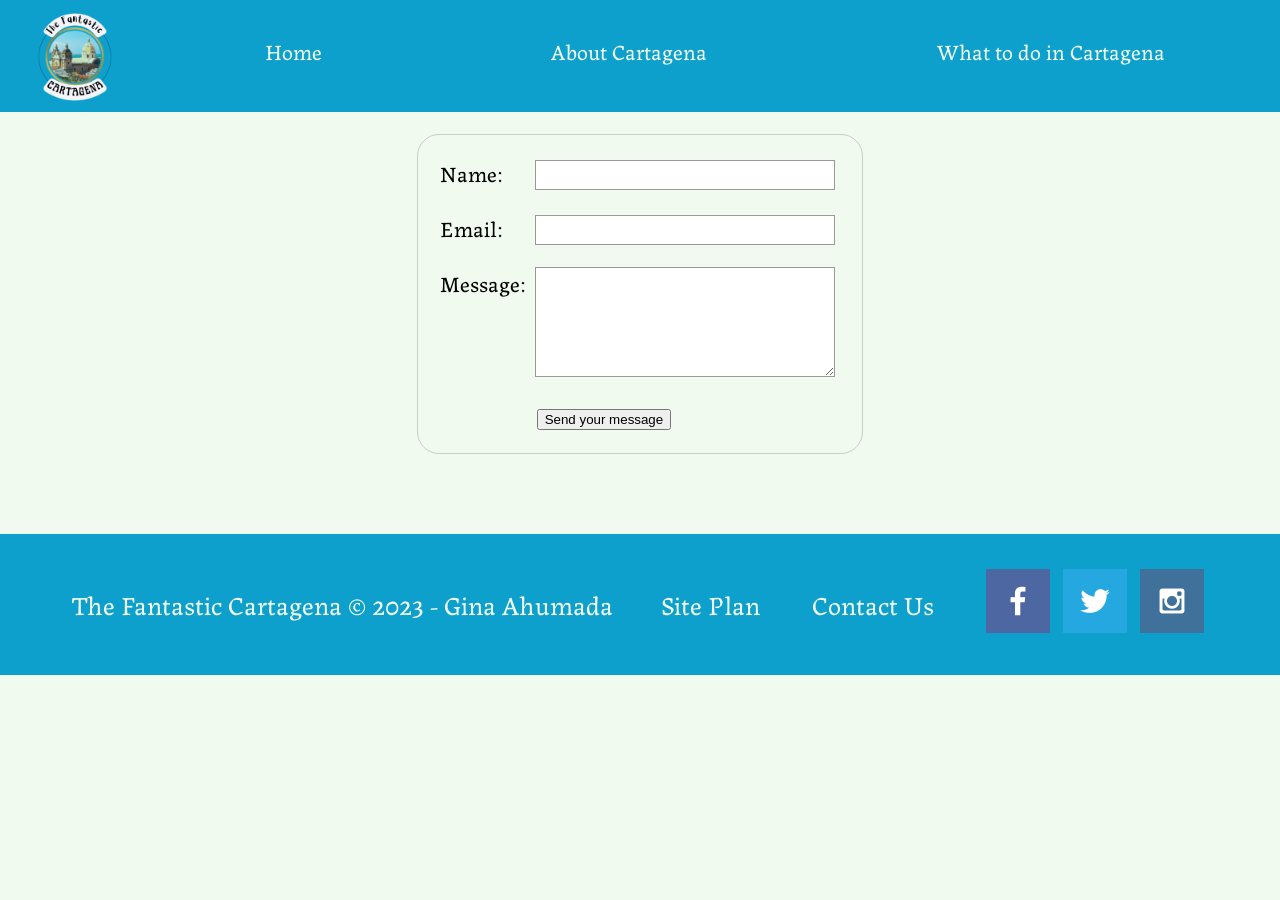
<file: cartagena/contactus.html>
<!DOCTYPE html>
<html lang="en">
<head>
    <meta charset="UTF-8">
    <meta http-equiv="X-UA-Compatible" content="IE=edge">
    <meta name="viewport" content="width=device-width, initial-scale=1.0">
    <title>Contact Us</title>
    <link rel="stylesheet" href="styles/style.css">
</head>
<body>
    <div>
        <header>
            <a id="logo_link" href="index.html">
                <img class="logo" src="images/logo.png" alt="cartagena logo">
            </a>      
            <nav>
                <a href="index.html">Home</a>
                <a href="about.html">About Cartagena</a>
                <a href="whattodo.html">What to do in Cartagena</a>
            </nav>
        </header>
        <p></p>
        <main>
            <div id="feedback"></div>
          <form action="/my-handling-form-page" method="post">
            <ul>
              <li>
                <label for="name">Name:</label>
                <input type="text" id="name" name="user_name">
              </li>
              <li>
                <label for="mail">Email:</label>
                <input type="email" id="mail" name="user_email">
              </li>
              <li>
                <label for="msg">Message:</label>
                <textarea id="msg" name="user_message"></textarea>
              </li>
              <li class="button">
                <button type="submit">Send your message</button>
              </li>
            </ul>
          </form>
        </main>
        <footer>
            <p>The Fantastic Cartagena &copy; 2023 - Gina Ahumada</p>
            <p><a href="site-plan.html">Site Plan</a></p>
            <p><a href="contactus.html">Contact Us</a></p>
            <div class="social">
                <a href="https://facebook.com" target="_blank">
                    <img src="images/facebook.png" alt="fb icon">
                </a>
                <a href="https://twitter.com" target="_blank">
                    <img src="images/twitter.png" alt="twitter icon">
                </a>
                <a href="https://instagram.com" target="_blank">
                    <img src="images/instagram.png" alt="instagram icon">
                </a>
            </div>
        </footer>
    </div>
    <script>
        // get the feedback div element so we can do something with it.
        const feedbackElement = document.getElementById('feedback');
        // get the form so we can read what was entered in it.
        const formElement = document.forms[0];
        // add a 'listener' to wait for a submission of our form. When that happens run the code below.
        formElement.addEventListener('submit', function(e) {
            // stop the form from doing the default action.
            e.preventDefault();
            // set the contents of our feedback element to a message letting the user know the form was submitted successfully. Notice that we pull the name that was entered in the form to personalize the message!
            feedbackElement.innerHTML = 'Hello '+ formElement.user_name.value +'! Thank you for your message. We will get back with you as soon as possible!';
            // make the feedback element visible.
            feedbackElement.style.display = "block";
            // add a class to move everything down so our message doesn't cover it.
            document.body.classList.toggle('moveDown');
        });
    </script>
</body>
</html>
</file>
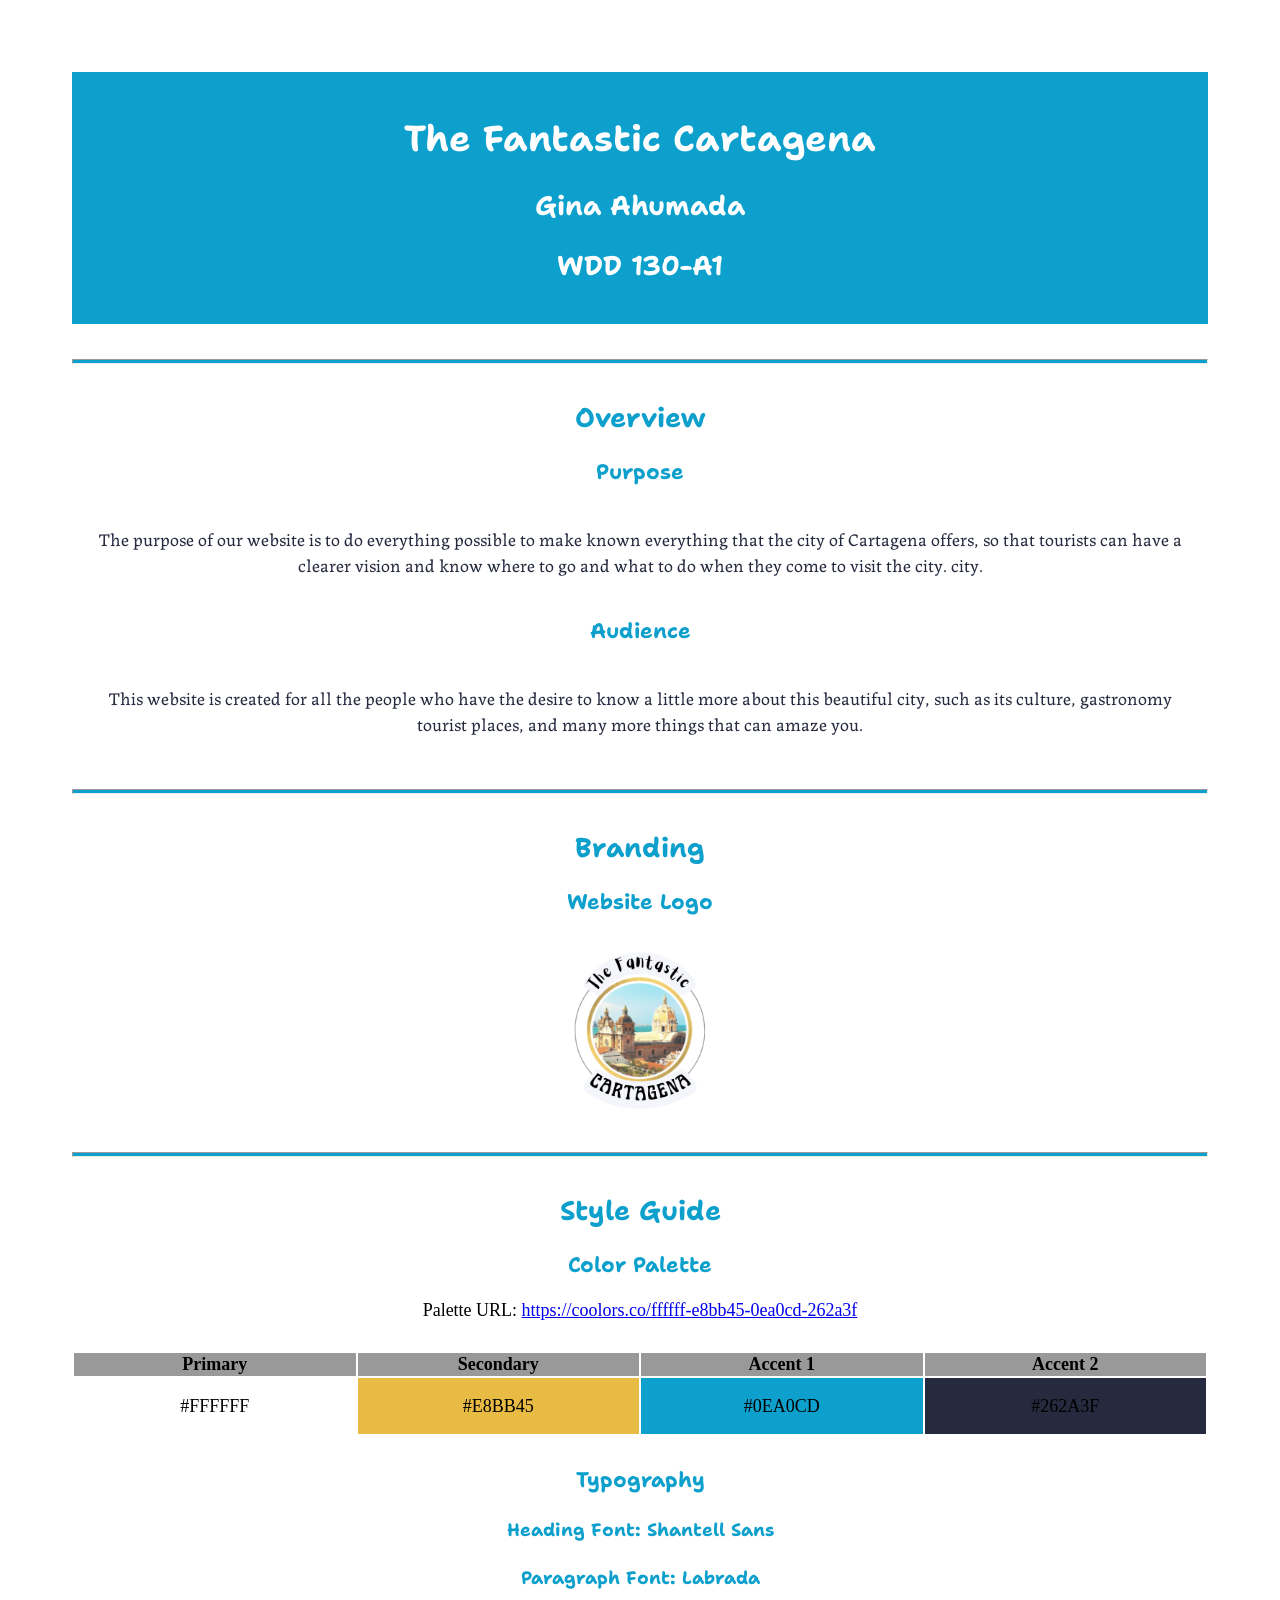
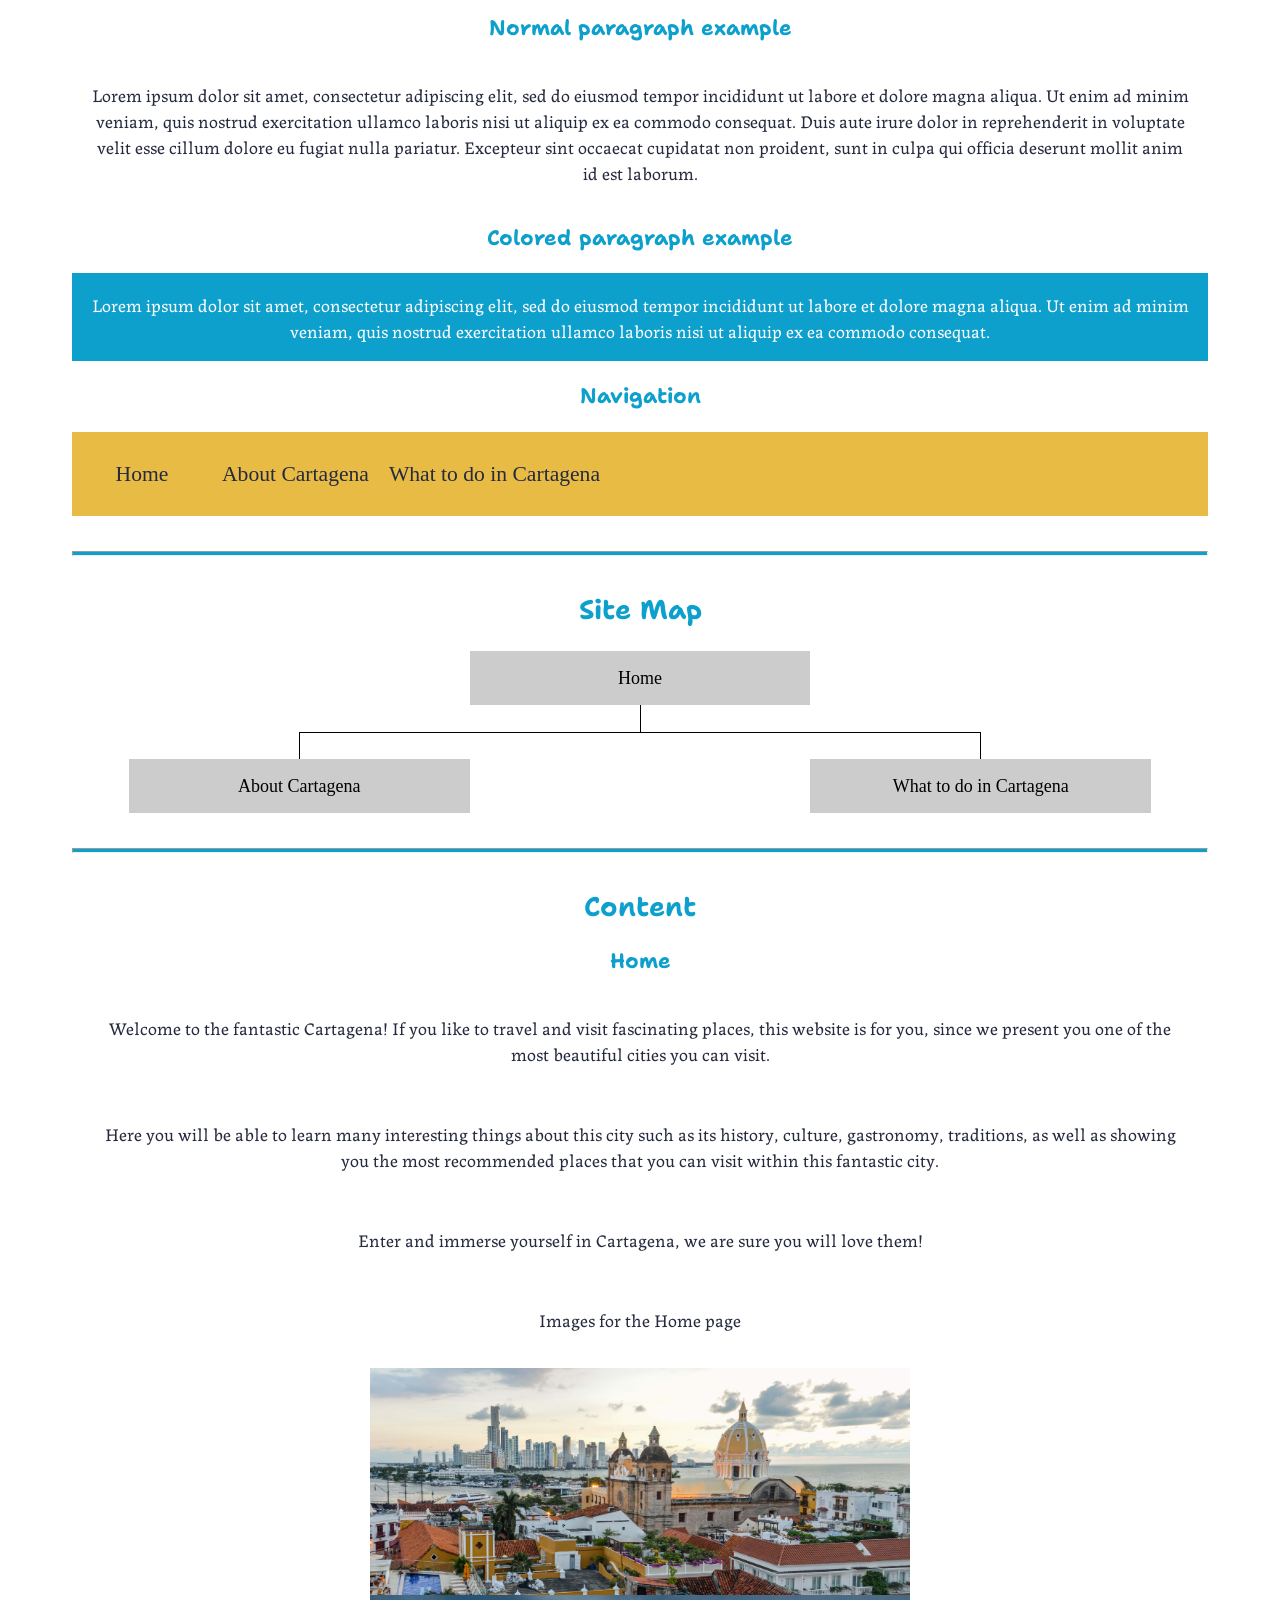
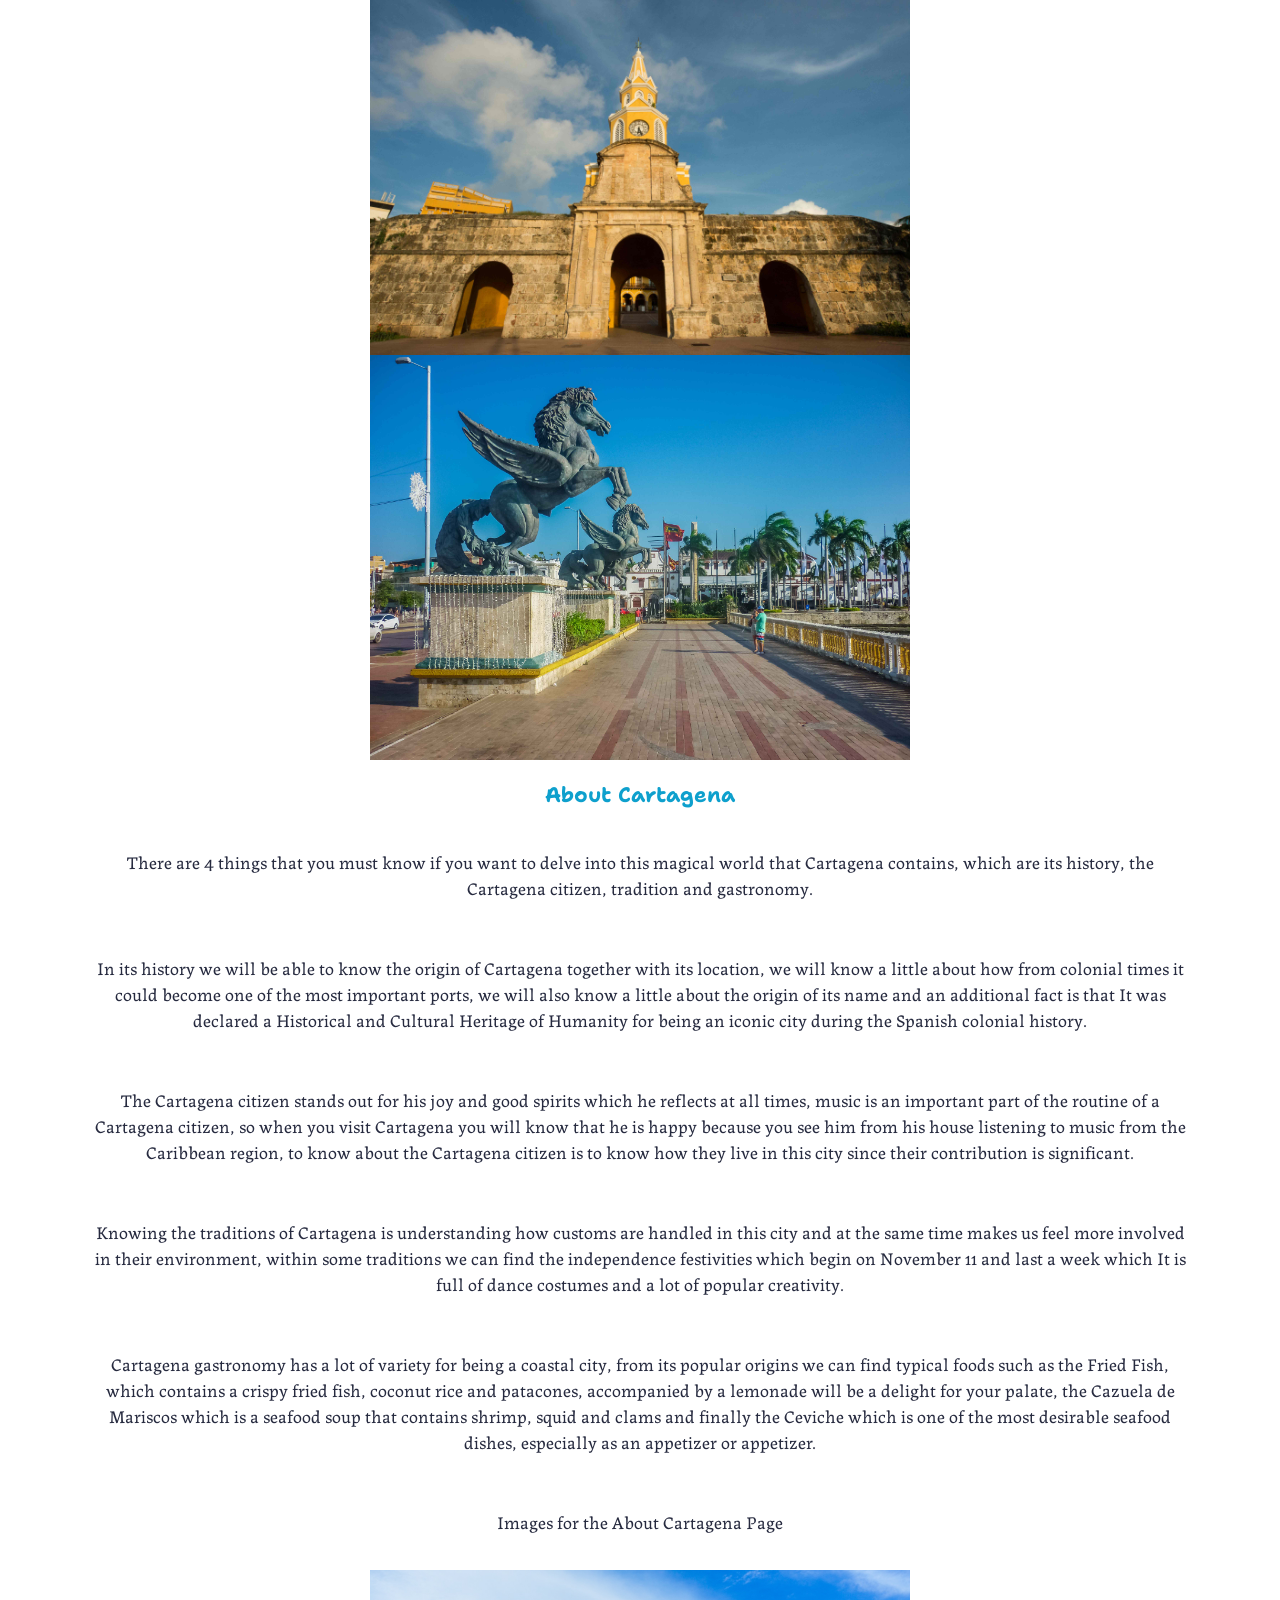
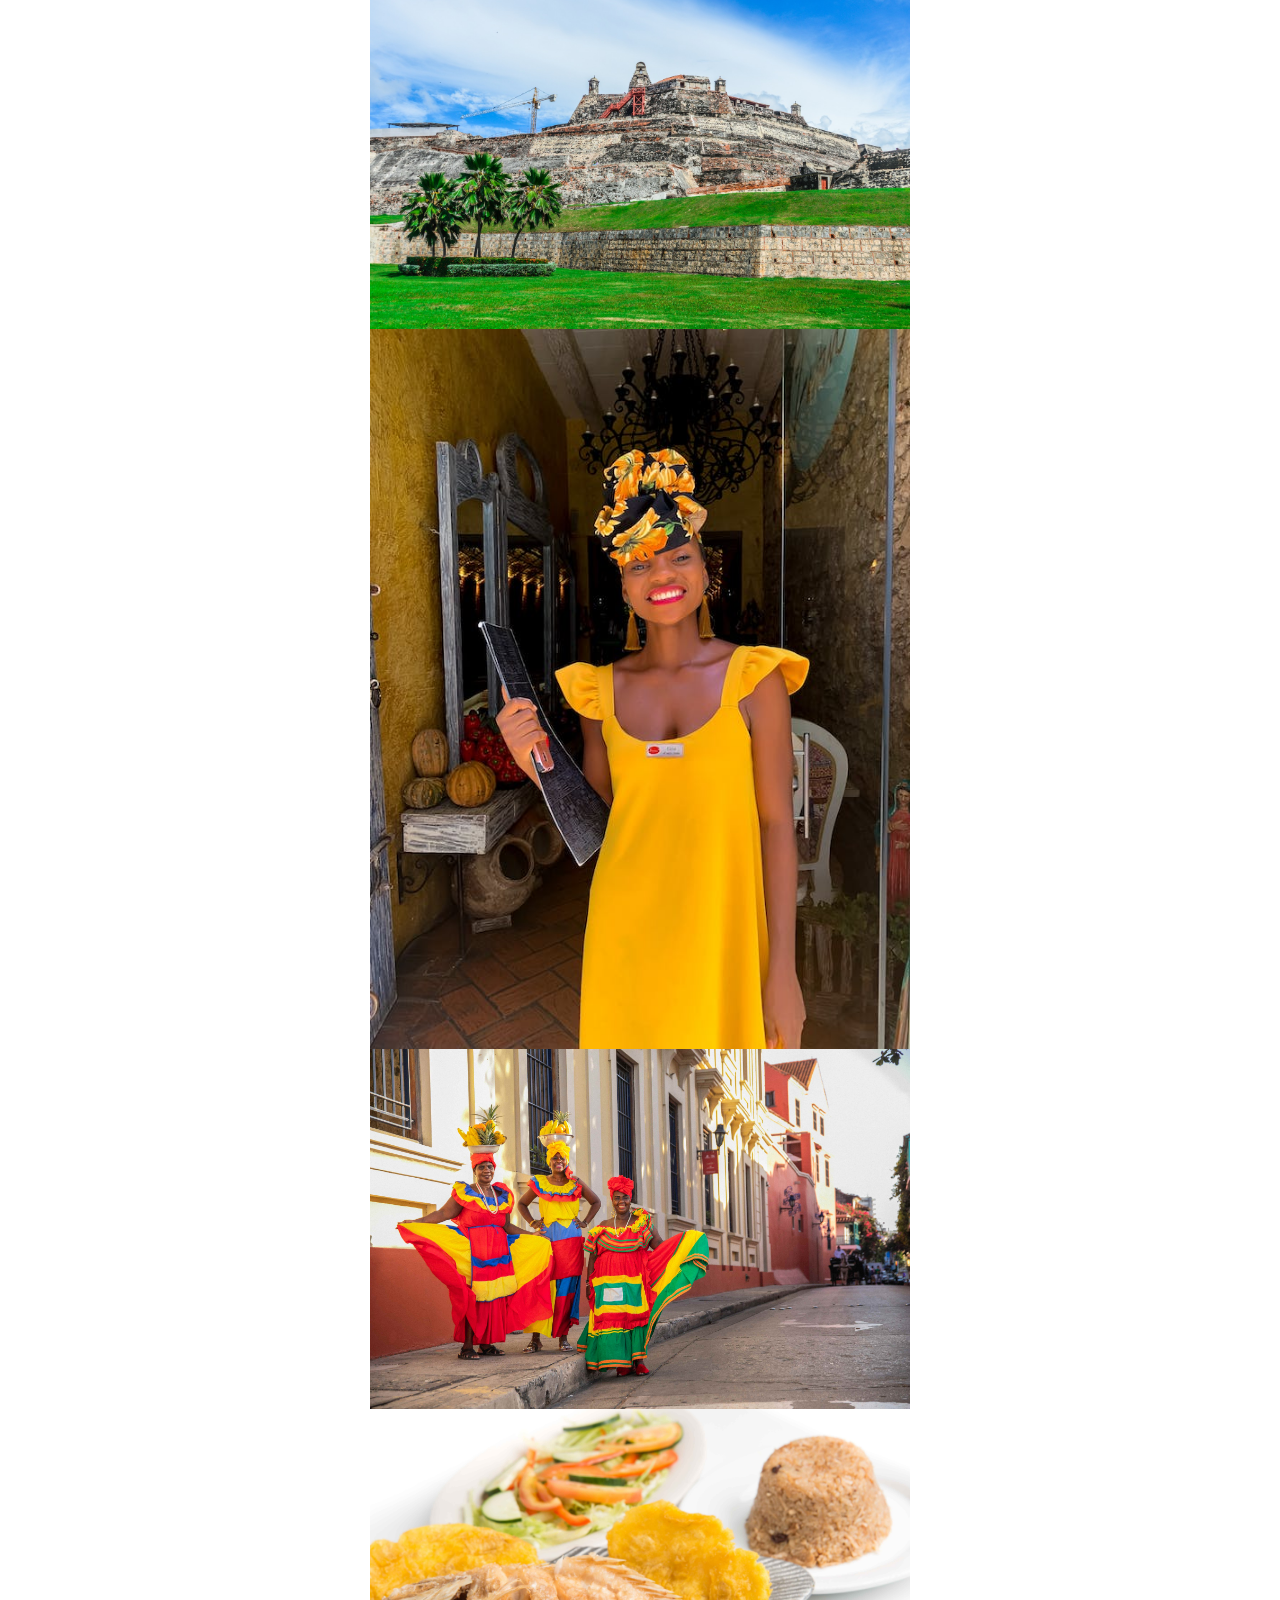
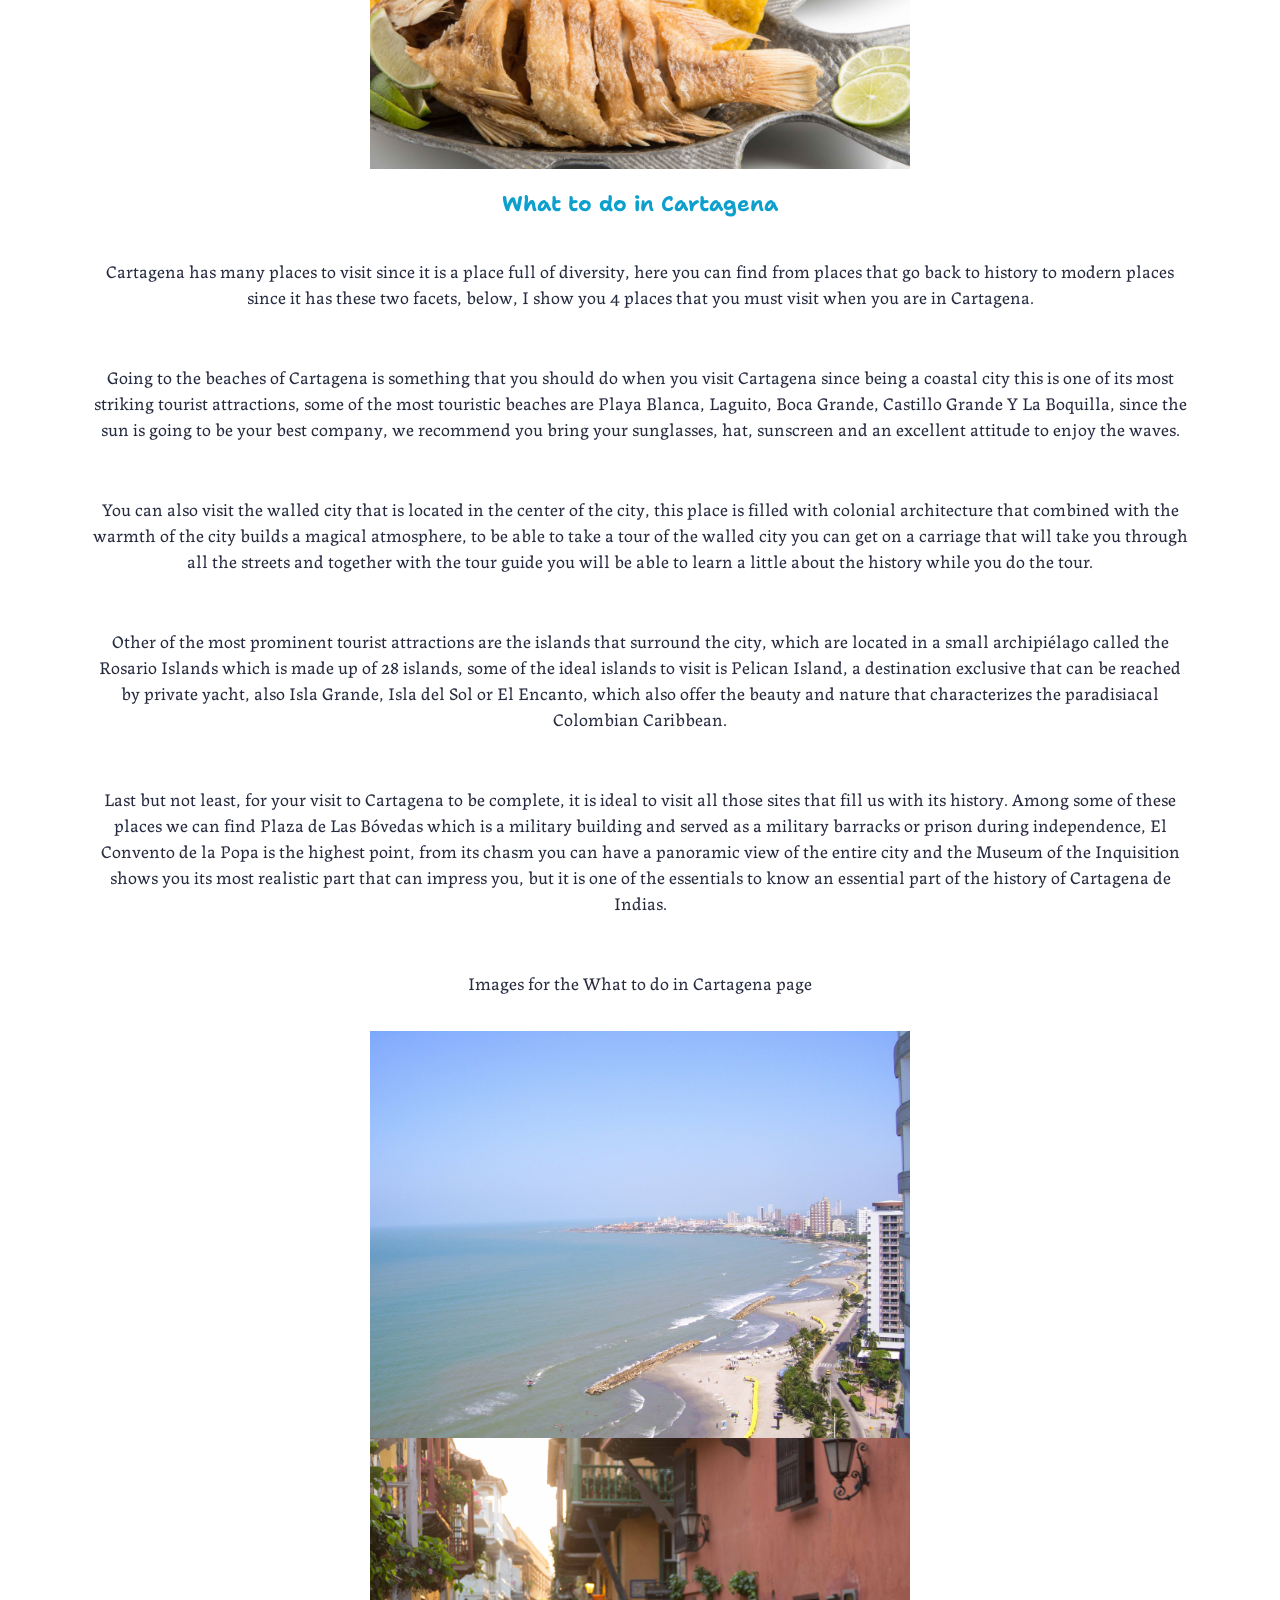
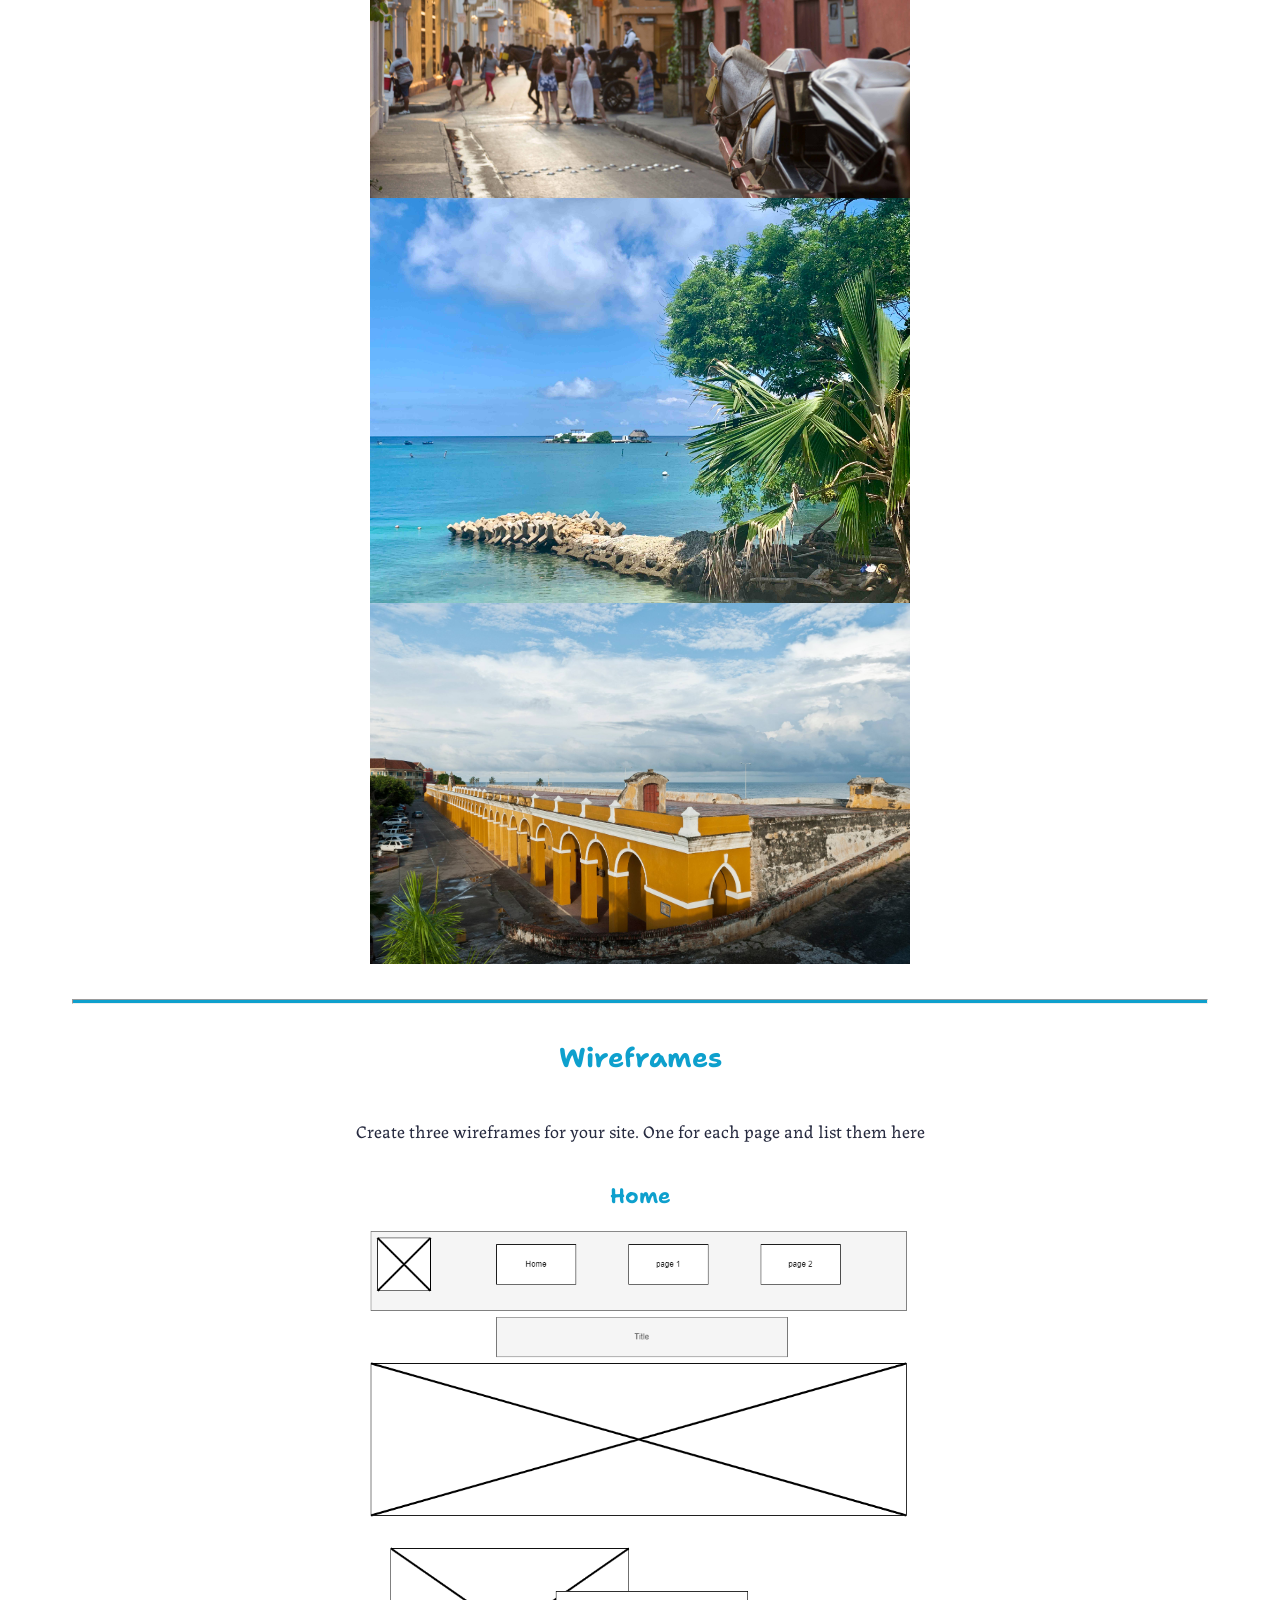
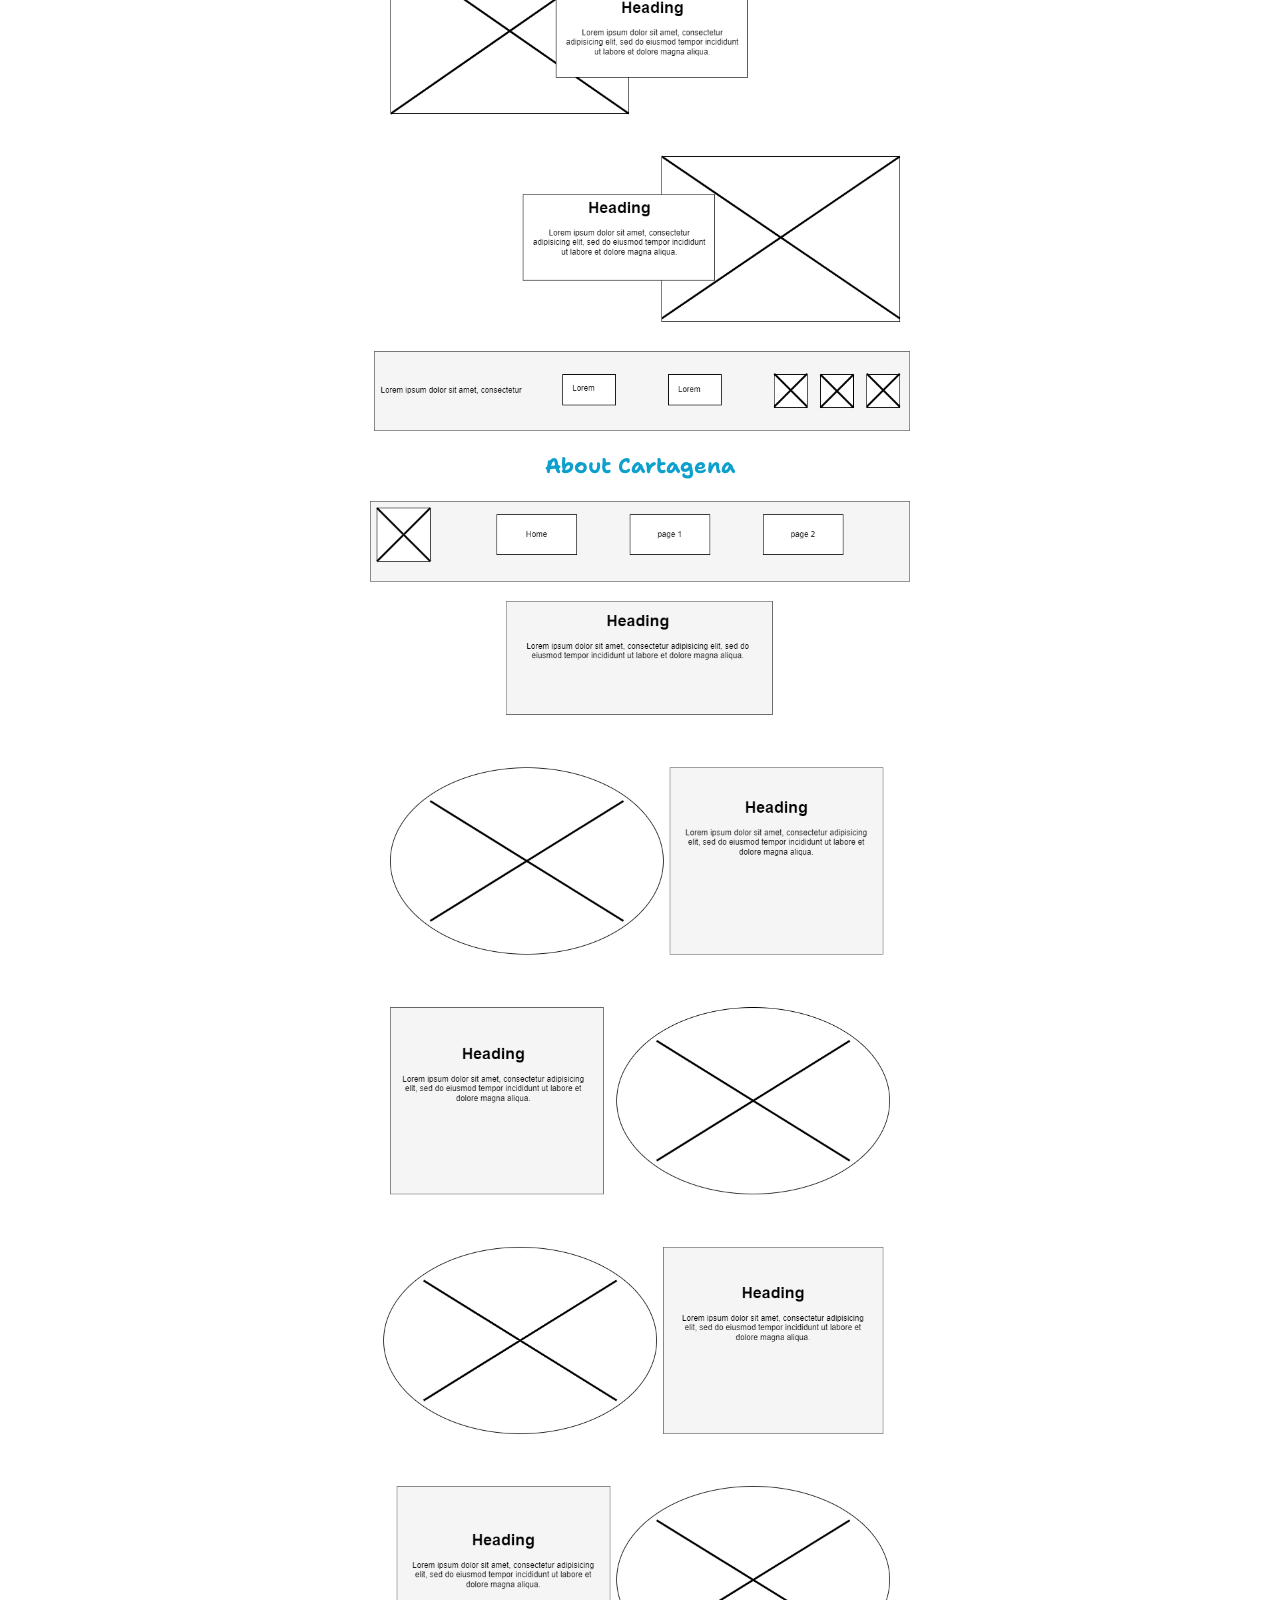
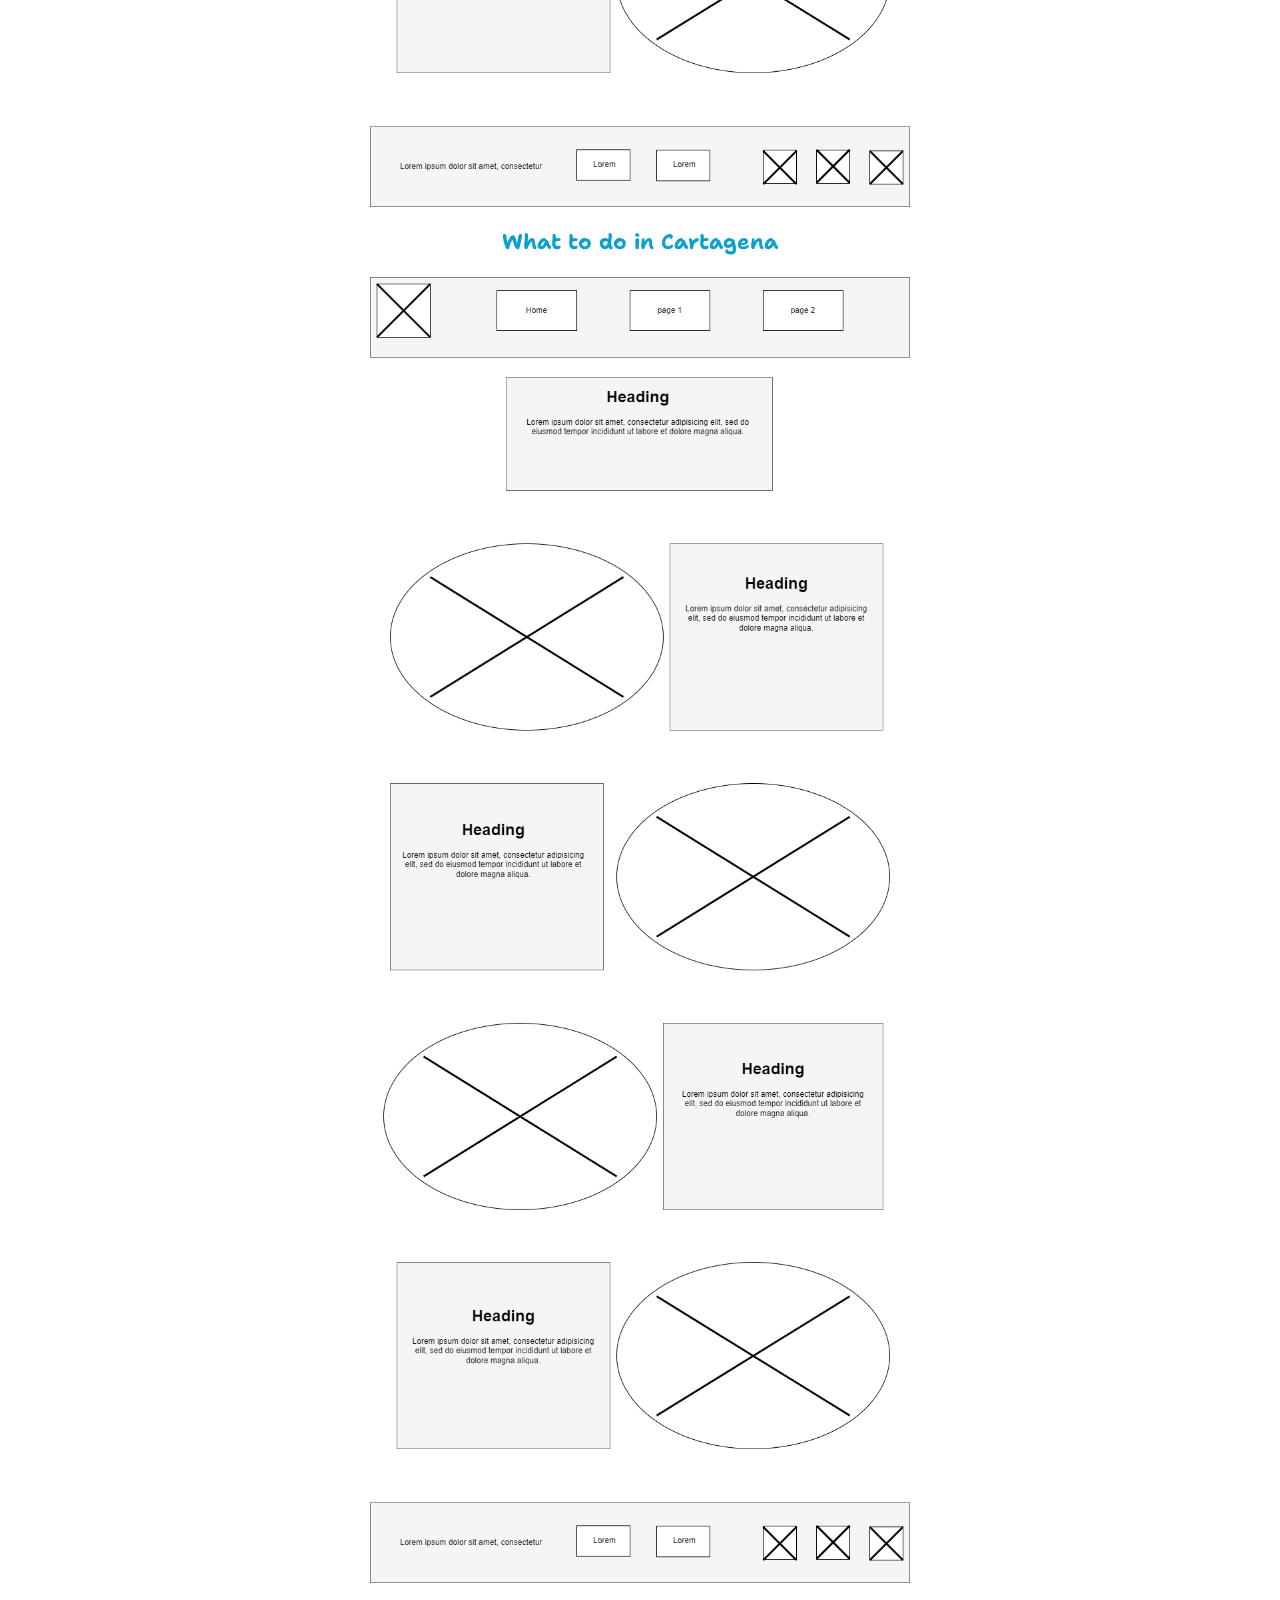
<file: cartagena/site-plan.html>
<!DOCTYPE html>
<html lang="en-us">
    
  <head>
    <meta charset="utf-8">
    <title>Site Plan</title>
    <link type="text/css" rel="stylesheet" href="styles/site-plan.css">
  </head>

  <body>
    <header>
      <h1>The Fantastic Cartagena</h1>
      <h2>Gina Ahumada</h2>
      <h2>WDD 130-A1</h2>
      <!-- In the header above, add the name or your site, your name and class number. For example if you are in section 3 you would put WDD 130.03 -->
    </header>
    <main>

      <!-- ------------------------Steps 2-3------------------------------ -->
      <hr>
      <h2>Overview</h2>
      <h3>Purpose</h3>
      <p>The purpose of our website is to do everything possible to make known everything that the city of Cartagena offers, so that tourists can have a clearer vision and know where to go and what to do when they come to visit the city. city.</p>  <!-- change this -->


      <h3>Audience</h3>
      <p>This website is created for all the people who have the desire to know a little more about this beautiful city, such as its culture, gastronomy tourist places, and many more things that can amaze you.</p>  <!-- change this -->

      <hr>
      <h2>Branding</h2>
      <h3>Website Logo</h3>
      <!-- Replace this with some sort of logo for your site.  A logo can be as simple as the name of your site in a nice font :) -->
      <img class="logo" src="images/logo.png" alt="Logo image">
      <hr>
      <h2>
        Style Guide
      </h2>

      <!-- ------------------------Steps 4-8------------------------------ -->

      <h3>
        Color Palette
      </h3>
      <!--  The colors you choose for a website are one of the most important decisions you will make. Follow the instructions on the activity in iLearn then return and replace the color codes below with the hex color codes (the 6 digit numbers that show at the bottom of each color) for the colors you have chosen below.  You should have at least 2 colors but do not have to fill in all 4 if you do not need them.  -->

      <!-- Copy and paste the URL to your finished palette below Make sure to paste it into both spots -->
      Palette URL: <a href="https://coolors.co/ffffff-e8bb45-0ea0cd-262a3f" target="_blank">https://coolors.co/ffffff-e8bb45-0ea0cd-262a3f</a>


      <table class="colors">
        <tr><th>Primary</th><th>Secondary</th><th>Accent 1</th><th>Accent 2</th></tr>
        <!-- Replace the numbers in the boxes below with your hex color codes. Then switch to the site-plan.css file and change your colors there as well. -->
        <tr><td class="primary">#FFFFFF</td><td class="secondary">#E8BB45</td><td class="accent1">#0EA0CD</td><td class="accent2">#262A3F</td></tr>
      </table>

      <!-- ------------------------Step 9------------------------------ -->

      <h3>
        Typography
      </h3>
      <!-- Choose a font for your paragraphs (body copy) and headlines. What font(s) have you chosen? Why did you choose what you did?  Make sure to review the list of web safe fonts at W3Schools.org as a starting point.  Think also about which of your colors above you might use for background and font colors. -->

      <h4>
        Heading Font: Shantell Sans  <!-- change this -->
      </h4>
      <h4>
        Paragraph Font: Labrada  <!-- change this -->
      </h4>
      <h3>
        Normal paragraph example
      </h3>
      <p>
        Lorem ipsum dolor sit amet, consectetur adipiscing elit, sed do eiusmod tempor incididunt ut labore et dolore magna aliqua. Ut enim ad minim veniam, quis nostrud exercitation ullamco laboris nisi ut aliquip ex ea commodo consequat. Duis aute irure dolor in reprehenderit in voluptate velit esse cillum dolore eu fugiat nulla pariatur. Excepteur sint occaecat cupidatat non proident, sunt in culpa qui officia deserunt mollit anim id est laborum.
      </p>
      <h3>
        Colored paragraph example
      </h3>
      <p class="colored">
        Lorem ipsum dolor sit amet, consectetur adipiscing elit, sed do eiusmod tempor incididunt ut labore et dolore magna aliqua. Ut enim ad minim veniam, quis nostrud exercitation ullamco laboris nisi ut aliquip ex ea commodo consequat. 
      </p>

      <!-- ------------------------Step 10------------------------------ -->

      <h3>
        Navigation
      </h3>
      <!-- Think about how you want your navigation bar to look. In the site-plan.css file change the colors to your colors to get the look you desire. --> 
      <nav>
        <a href="#">Home</a>
        <a href="#">About Cartagena</a>
        <a href="#">What to do in Cartagena</a>
      </nav>
      <hr>
      <h2>
        Site Map
      </h2>
      <div class="sitemap">
        <div class="sm-home">
          Home
        </div>
        <div class="sm-page2">
          About Cartagena <!-- change this -->
        </div>
        <div class="sm-page3">
          What to do in Cartagena  <!-- change this -->
        </div>

        <div class="top">
          &nbsp;
        </div>
        <div class="left">
          &nbsp;
        </div>
        <div class="right">
          &nbsp;
        </div>

      </div>

      <!-- --------Content Section -------------- -->
      <hr>
      <h2>
        Content
      </h2>
      <h3>Home</h3>
      <p>Welcome to the fantastic Cartagena! If you like to travel and visit fascinating places, this website is for you, since we present you one of the most beautiful cities you can visit.</p>
      <p>Here you will be able to learn many interesting things about this city such as its history, culture, gastronomy, traditions, as well as showing you the most recommended places that you can visit within this fantastic city.</p>
      <p>Enter and immerse yourself in Cartagena, we are sure you will love them!</p>
      <p>Images for the Home page</p>
        <img src="images/home1.jpg" alt="home1 image">
        <img src="images/home2.jpg" alt="home2 image">
        <img src="images/home3.jpg" alt="home3 image">

      </ul>
      <h3>About Cartagena</h3>
      <p>
        There are 4 things that you must know if you want to delve into this magical world that Cartagena contains, which are its history, the Cartagena citizen, tradition and gastronomy.
      </p>
      <p>
        In its history we will be able to know the origin of Cartagena together with its location, we will know a little about how from colonial times it could become one of the most important ports, we will also know a little about the origin of its name and an additional fact is that It was declared a Historical and Cultural Heritage of Humanity for being an iconic city during the Spanish colonial history.
      </p>
      <p>
        The Cartagena citizen stands out for his joy and good spirits which he reflects at all times, music is an important part of the routine of a Cartagena citizen, so when you visit Cartagena you will know that he is happy because you see him from his house listening to music from the Caribbean region, to know about the Cartagena citizen is to know how they live in this city since their contribution is significant.
      </p>
      <p>
        Knowing the traditions of Cartagena is understanding how customs are handled in this city and at the same time makes us feel more involved in their environment, within some traditions we can find the independence festivities which begin on November 11 and last a week which It is full of dance costumes and a lot of popular creativity.
      </p>
      <p>
        Cartagena gastronomy has a lot of variety for being a coastal city, from its popular origins we can find typical foods such as the Fried Fish, which contains a crispy fried fish, coconut rice and patacones, accompanied by a lemonade will be a delight for your palate, the Cazuela de Mariscos which is a seafood soup that contains shrimp, squid and clams and finally the Ceviche which is one of the most desirable seafood dishes, especially as an appetizer or appetizer.
      </p>
      <p>Images for the About Cartagena Page</p>
        <img src="images/history.jpg" alt="history image">
        <img src="images/citizen.png" alt="citizen image">
        <img src="images/tradition.jpg" alt="tradition image">
        <img src="images/gastronomy.jpg" alt="gastronomy image">


      </ul>
      <h3>What to do in Cartagena</h3>
      <p>
        Cartagena has many places to visit since it is a place full of diversity, here you can find from places that go back to history to modern places since it has these two facets, below, I show you 4 places that you must visit when you are in Cartagena.
      </p>
      <p>
        Going to the beaches of Cartagena is something that you should do when you visit Cartagena since being a coastal city this is one of its most striking tourist attractions, some of the most touristic beaches are Playa Blanca, Laguito, Boca Grande, Castillo Grande Y La Boquilla, since the sun is going to be your best company, we recommend you bring your sunglasses, hat, sunscreen and an excellent attitude to enjoy the waves.
      </p>
      <p>
        You can also visit the walled city that is located in the center of the city, this place is filled with colonial architecture that combined with the warmth of the city builds a magical atmosphere, to be able to take a tour of the walled city you can get on a carriage that will take you through all the streets and together with the tour guide you will be able to learn a little about the history while you do the tour.
      </p>
      <p>
        Other of the most prominent tourist attractions are the islands that surround the city, which are located in a small archipiélago called the Rosario Islands which is made up of 28 islands, some of the ideal islands to visit is Pelican Island, a destination exclusive that can be reached by private yacht, also Isla Grande, Isla del Sol or El Encanto, which also offer the beauty and nature that characterizes the paradisiacal Colombian Caribbean.
      </p>
      <p>
        Last but not least, for your visit to Cartagena to be complete, it is ideal to visit all those sites that fill us with its history. Among some of these places we can find Plaza de Las Bóvedas which is a military building and served as a military barracks or prison during independence, El Convento de la Popa is the highest point, from its chasm you can have a panoramic view of the entire city and the Museum of the Inquisition shows you its most realistic part that can impress you, but it is one of the essentials to know an essential part of the history of Cartagena de Indias.
      </p>
      <p>Images for the What to do in Cartagena page</p>
        <img src="images/beach.jpg" alt="beach image">
        <img src="images/carriage.jpg" alt="carriage image">
        <img src="images/island.jpg" alt="island image">
        <img src="images/monuments.jpg" alt="monuments image">
      </ul>
      <hr>
      <h2>
        Wireframes
      </h2>
      <p>
        Create three wireframes for your site. One for each page and list them here</p>

      <h3>Home</h3>
      <img src="images/home.png" alt="home page wireframe">

      <h3>About Cartagena</h3>
      <img src="images/page1.png" alt="page 2 wireframe">

      <h3>What to do in Cartagena</h3>
      <img src="images/page2.png" alt="page 3 wireframe">
    </main>
  </body>

</html>
</file>
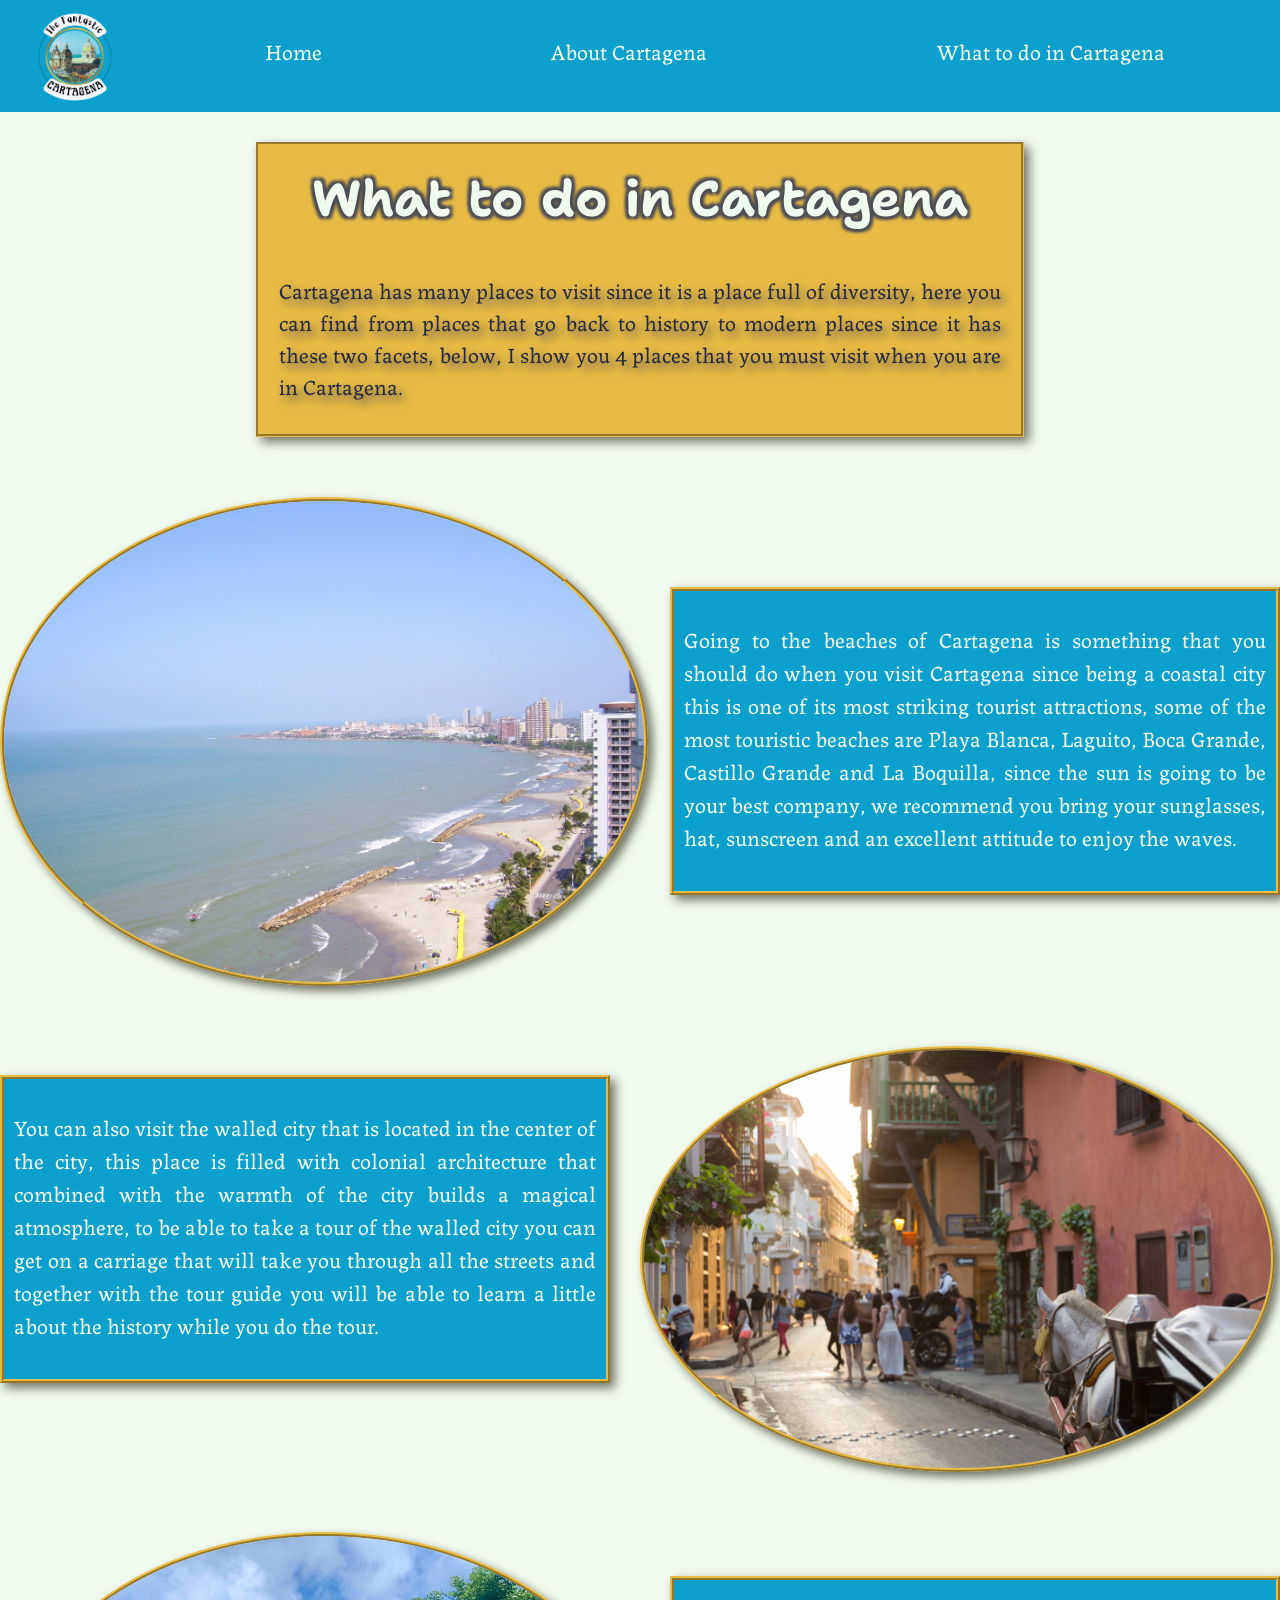
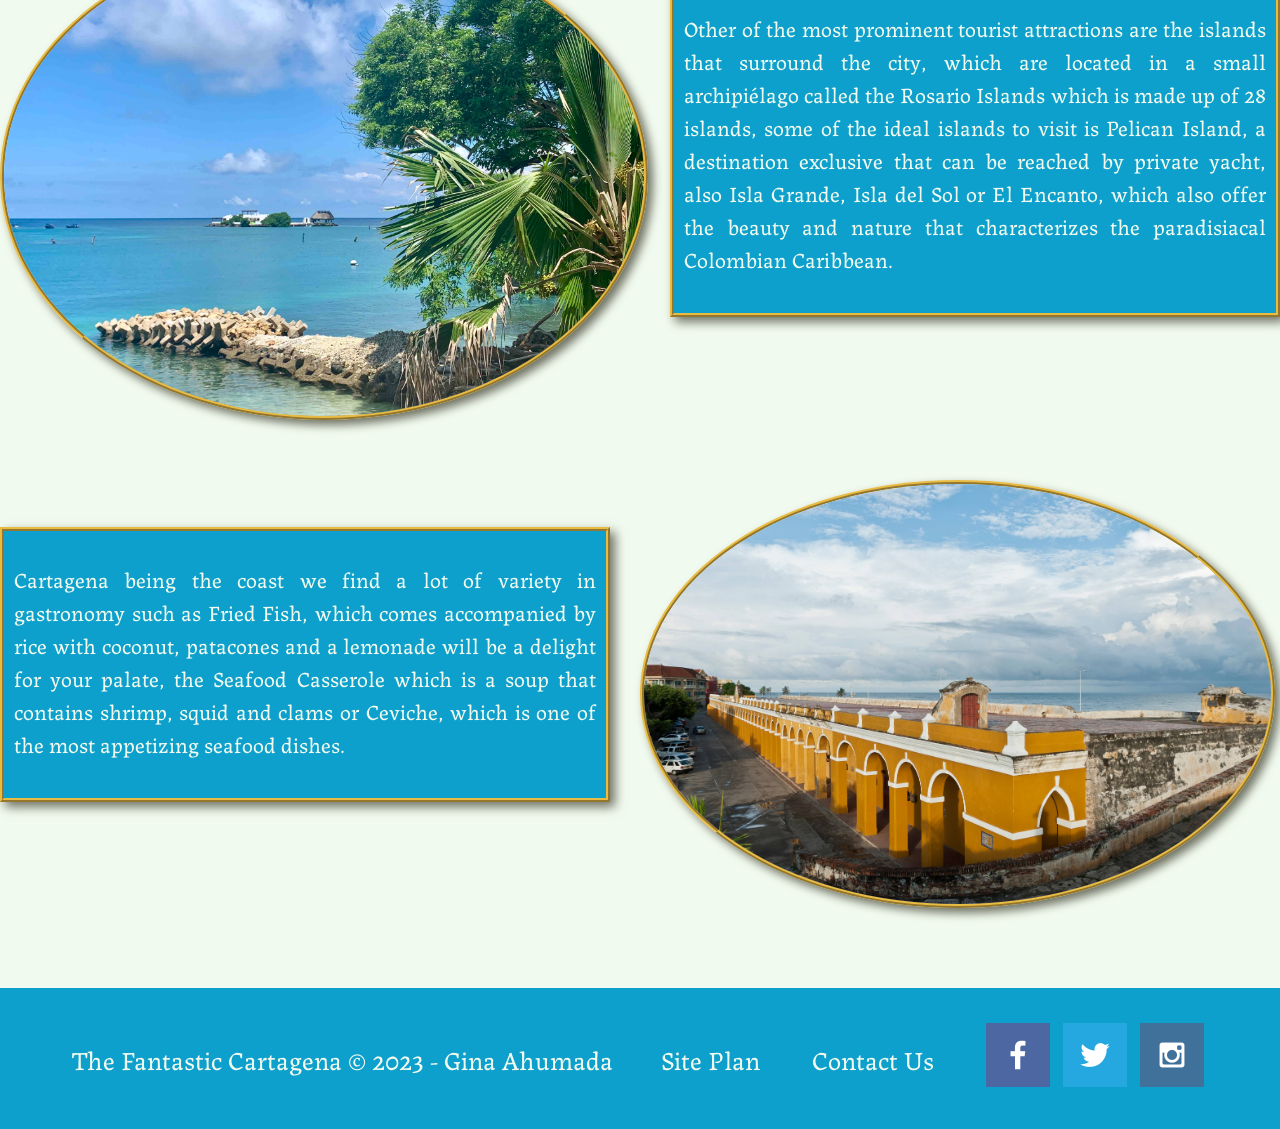
<file: cartagena/whattodo.html>
<!DOCTYPE html>
<html lang="en">
<head>
    <meta charset="UTF-8">
    <meta http-equiv="X-UA-Compatible" content="IE=edge">
    <meta name="viewport" content="width=device-width, initial-scale=1.0">
    <title>What to do in Cartagena</title>
    <link rel="stylesheet" href="styles/style.css">
</head>
<body>
    <div id="content">
        <header>
            <a id="logo_link" href="index.html">
                <img class="logo" src="images/logo.png" alt="cartagena logo">
            </a>      
            <nav>
                <a href="index.html">Home</a>
                <a href="about.html">About Cartagena</a>
                <a href="whattodo.html">What to do in Cartagena</a>
            </nav>
        </header>
        <div id="hero">
            <section id="hero-msg">
                <h1 class="home-title">What to do in Cartagena</h1>
                <p>Cartagena has many places to visit since it is a place full of diversity, here you can find from places that go back to history to modern places since it has these two facets, below, I show you 4 places that you must visit when you are in Cartagena.</p>
            </section>
        </div>
        <main class="home-grid">
            <img class="img1" src="images/beach.jpg" alt="beach">
            <div class="msg1">
                <p>Going to the beaches of Cartagena is something that you should do when you visit Cartagena since being a coastal city this is one of its most striking tourist attractions, some of the most touristic beaches are Playa Blanca, Laguito, Boca Grande, Castillo Grande and La Boquilla, since the sun is going to be your best company, we recommend you bring your sunglasses, hat, sunscreen and an excellent attitude to enjoy the waves.</p>
            </div>
            <img class="img2" src="images/carriage.jpg" alt="carriage">
            <div class="msg2">
                <p>You can also visit the walled city that is located in the center of the city, this place is filled with colonial architecture that combined with the warmth of the city builds a magical atmosphere, to be able to take a tour of the walled city you can get on a carriage that will take you through all the streets and together with the tour guide you will be able to learn a little about the history while you do the tour.</p>
            </div>
            <img class="img3" src="images/island.jpg" alt="island">
            <div class="msg3">
                <p>Other of the most prominent tourist attractions are the islands that surround the city, which are located in a small archipiélago called the Rosario Islands which is made up of 28 islands, some of the ideal islands to visit is Pelican Island, a destination exclusive that can be reached by private yacht, also Isla Grande, Isla del Sol or El Encanto, which also offer the beauty and nature that characterizes the paradisiacal Colombian Caribbean.</p>
            </div>
            <img class="img4" src="images/monuments.jpg" alt="monuments">
            <div class="msg4">
                <p>Cartagena being the coast we find a lot of variety in gastronomy such as Fried Fish, which comes accompanied by rice with coconut, patacones and a lemonade will be a delight for your palate, the Seafood Casserole which is a soup that contains shrimp, squid and clams or Ceviche, which is one of the most appetizing seafood dishes.</p>
            </div>
        </main>
        <footer>
            <p>The Fantastic Cartagena &copy; 2023 - Gina Ahumada</p>
            <p><a href="site-plan.html">Site Plan</a></p>
            <p><a href="contactus.html">Contact Us</a></p>
            <div class="social">
                <a href="https://facebook.com" target="_blank">
                    <img src="images/facebook.png" alt="fb icon">
                </a>
                <a href="https://twitter.com" target="_blank">
                    <img src="images/twitter.png" alt="twitter icon">
                </a>
                <a href="https://instagram.com" target="_blank">
                    <img src="images/instagram.png" alt="instagram icon">
                </a>
            </div>
        </footer>
    </div>
</body>
</html>
</file>
<file: cartagena/styles/style.css>
@import url('https://fonts.googleapis.com/css2?family=Labrada:wght@700&family=Shantell+Sans:ital,wght@1,700&display=swap');

:root {
    --primary-color: #FFFFFF;
    --secondary-color: #E8BB45;
    --accent1-color: #0EA0CD;
    --accent2-color: #262A3F;

    --heading-font: 'Shantell Sans', cursive;
    --paragraph-font: 'Labrada', serif;


    --headline-color-on-white: #0EA0CD;  /* headlines on a white background */ 
    --headline-color-on-color: white; /* headlines on a colored background */ 
    --paragraph-color-on-white: #262A3F; /* paragraph text on a white background */ 
    --paragraph-color-on-color: white; /* paragraph text on a colored background */ 
    --paragraph-background-color: #0EA0CD  ;
    --nav-link-color: #262A3F;
    --nav-background-color: #E8BB45;
    --nav-hover-link-color: white;
    --nav-hover-background-color: #0EA0CD;
  }

#content {
    max-width: 1600px;
    margin: 0 auto;
}
body {
    background-color: #f1faee;
    font-family: 'Labrada', serif;
    font-size: 22px;
    margin: 0;
    padding: 0;
}
header {
    background-color:#0EA0CD;
    display: grid;
    grid-template-columns: 150px auto;
}
#logo_link{
    padding-top: 5px;
    justify-self: center;
    align-self: center;
}
.logo {
    width: 100px;
}
nav {
    display: flex;
    justify-content: space-around;
}
nav a:hover {
    background-color: #E8BB45;
    color: #262A3F;
    border: 3px #E8BB45 groove;
}
nav a {
    text-align: justify;
    color: #f1faee;
    text-decoration: none;
    padding: 35px;
}
#hero{
    display: grid;
    grid-template-columns: 1fr 3fr 1fr;
    margin-top: -100px;
}

#hero-msg{
    grid-column: 2/3;
    grid-row: 1/2;
    margin-top: 130px;
    text-align: justify;
    background-color: #E8BB45;
    border: 3px #E8BB45 groove;
    box-shadow: 5px 5px 10px #6f7364;
}
.home-title{
    font-family: 'Shantell Sans', cursive;
    font-size: 50px;
    margin-top: 20px;
    text-align: center;
    color: #f1faee;
    text-shadow: -3px -3px 3px #4c4d55, 3px -3px 3px #4c4d55, -3px 3px 3px #4c4d55, 3px 3px 3px #4c4d55;
}
#hero-box {
    grid-column: 1/4;
    grid-row: 2/3;
    z-index: -1;
    margin-top: 40px;
}
#hero-msg p {
    color: #262A3F;
    font-family: 'Labrada', serif;
    font-size: 1em;
    padding-bottom: 10px;
    padding-right: 20px;
    padding-left: 20px;
    text-shadow: 5px 5px 10px #4c4d55;
}
#hero-img {
    width: 99%;
    max-width: 61em;
    border: 4px #E8BB45 ridge;
    box-shadow: 5px 5px 10px #6f7364;

}
.home-grid{
    font-family: 'Labrada', serif;
    display: grid;
    grid-template-columns: repeat(10, 1fr);
    margin-top: 60px;
}
.clock-tower {
    grid-column: 2/7;
    grid-row: 1/4;
    width: 100%;
    max-width: 50em;
    border: 4px #E8BB45 ridge;
    box-shadow: 5px 5px 10px #6f7364;
}
.pegasus {
    grid-column: 5/10;
    grid-row: 5/8;
    width: 100%;
    max-width: 50em;
    margin-top: 60px;
    border: 4px #E8BB45 ridge;
    box-shadow: 5px 5px 10px #6f7364;
}
.img1 {
    grid-column: 1/6;
    grid-row: 1/4;
    width: 100%;
    max-width: 50em;
    border-radius: 50%;
    border: 4px #E8BB45 ridge;
    box-shadow: 5px 5px 10px #6f7364;
}
.img2 {
    grid-column: 6/11;
    grid-row: 5/8;
    width: 98%;
    max-width: 50em;
    margin-top: 60px;
    border-radius: 50%;
    border: 4px #E8BB45 ridge;
    box-shadow: 5px 5px 10px #6f7364;
}
.img3 {
    grid-column: 1/6;
    grid-row: 9/12;
    width: 100%;
    max-width: 50em;
    border-radius: 50%;
    margin-top: 60px;
    border: 4px #E8BB45 ridge;
    box-shadow: 5px 5px 10px #6f7364;
}
.img4 {
    grid-column: 6/11;
    grid-row: 13/16;
    width: 98%;
    max-width: 50em;
    margin-top: 60px;
    border-radius: 50%;
    border: 4px #E8BB45 ridge;
    box-shadow: 5px 5px 10px #6f7364;
}
.msg-clock {
    grid-column: 6/10;
    grid-row: 2/3;
    padding: 10px;
    box-shadow: 5px 5px 10px #6f7364;
    background-color: #0EA0CD;
    line-height: 1.5em;
    border: 4px #E8BB45 ridge;
    box-shadow: 5px 5px 10px #6f7364;
}
.msg-pegasus {
    grid-column: 2/6;
    grid-row: 6/7;
    padding: 10px;
    box-shadow: 5px 5px 10px #6f7364;
    background-color: #0EA0CD;
    line-height: 1.5em;
    border: 4px #E8BB45 ridge;
    box-shadow: 5px 5px 10px #6f7364;
}
.msg1 {
    grid-column: 6/11;
    grid-row: 2/3;
    padding: 10px;
    margin-left: 30px;
    box-shadow: 5px 5px 10px #6f7364;
    background-color: #0EA0CD;
    line-height: 1.5em;
    border: 4px #E8BB45 ridge;
}
.msg2 {
    grid-column: 1/6;
    grid-row: 6/7;
    padding: 10px;
    margin-right: 30px;
    box-shadow: 5px 5px 10px #6f7364;
    background-color: #0EA0CD;
    line-height: 1.5em;
    border: 4px #E8BB45 ridge;
    box-shadow: 5px 5px 10px #6f7364;
}
.msg3 {
    grid-column: 6/11;
    grid-row: 10/11;
    padding: 10px;
    margin-left: 30px;
    box-shadow: 5px 5px 10px #6f7364;
    background-color: #0EA0CD;
    line-height: 1.5em;
    border: 4px #E8BB45 ridge;
    box-shadow: 5px 5px 10px #6f7364;
}
.msg4 {
    grid-column: 1/6;
    grid-row: 14/15;
    padding: 10px;
    margin-right: 30px;
    box-shadow: 5px 5px 10px #6f7364;
    background-color: #0EA0CD;
    line-height: 1.5em;
    border: 4px #E8BB45 ridge;
    box-shadow: 5px 5px 10px #6f7364;
}
h2 {
    margin: 0;
}
.msg-clock h2, .msg-pegasus h2{
    color: #f1faee;
    font-family: 'Labrada', serif;
    font-size: 1em;
    padding-bottom: 5px;
}
.msg-clock p, .msg-pegasus p, .msg1 p, .msg2 p, .msg3 p, .msg4 p{
    color: #f1faee;
    font-size: 1em;
    padding-bottom: 5px;
}
main div {
    text-align: justify;
}
main section {
    text-align: justify;
}
footer {
    background-color: #0EA0CD;
    color: #f1faee;
    padding: 25px 50px;
    margin-top: 80px;
    display: flex;
    justify-content: space-around;
    align-items: center;
}
footer p {
    font-size: 1.2em;
}
footer a{
    color: #f1faee;
    text-decoration: none;
    border: 4px #0EA0CD solid;
}
footer a:hover {    
    color: #262A3F;
}
footer p a:hover {
    border: 4px #E8BB45 ridge;
    background-color: #E8BB45;
}
footer .social img:hover {
    border: 4px #E8BB45 ridge;
}


@media screen and (max-width: 900px) {
    #hero, .home-grid {
        display: block;
        height: auto;
    }
    nav a {
        display: block;
        padding: 15px;
    }
    #hero, #hero-msg{
        margin-top: 0;
    }
    .clock-tower, .msg-clock, .Pegasus, .msg-pegasus, .img1, .msg1, .img2, .msg2, .img3, .msg3, .img4, .msg4{
        width: 80%;
        display: block;
        margin: 0 auto;
    }
    footer {
        margin-top: 25px;
    }
    nav, footer {
        flex-direction: column;
    }
    nav, footer {
        flex-direction: column;
    }
    #background {
        display: none;
    }
}
form {
    /* Center the form on the page */
    margin: 0 auto;
    width: 400px;
    /* Form outline */
    padding: 1em;
    border: 1px solid #ccc;
    border-radius: 1em;
  }
  
  ul {
    list-style: none;
    padding: 0;
    margin: 0;
  }
  
  form li + li {
    margin-top: 1em;
  }
  
  label {
    /* Uniform size & alignment */
    display: inline-block;
    width: 90px;
    text-align: justify;
  }
  
  input,
  textarea {
    /* To make sure that all text fields have the same font settings
       By default, textareas have a monospace font */
    font: 1em sans-serif;
  
    /* Uniform text field size */
    width: 300px;
    box-sizing: border-box;
  
    /* Match form field borders */
    border: 1px solid #999;
  }
  
  input:focus,
  textarea:focus {
    /* Additional highlight for focused elements */
    border-color: #000;
  }
  
  textarea {
    /* Align multiline text fields with their labels */
    vertical-align: top;
  
    /* Provide space to type some text */
    height: 5em;
  }
  
  .button {
    /* Align buttons with the text fields */
    padding-left: 90px; /* same size as the label elements */
  }
  
  button {
    /* This extra margin represent roughly the same space as the space
       between the labels and their text fields */
    margin-left: 0.5em;
  }
  #feedback {
    background-color: antiquewhite;
    position: absolute;
    top: 0;
    left: 0;
    right: 0;
    padding: .5em;
    /* make this element invisible until we are ready for it */
    display: none;      
}
.moveDown {
    margin-top: 3em;
}
</file>
<file: wwr/styles/style.css>
@import url('https://fonts.googleapis.com/css2?family=Acme&family=Bree+Serif&family=Dancing+Script&family=Francois+One&family=Kaushan+Script&family=Lobster&display=swap');

:root {
    --primary-color: #f1faee;
    --secondary-color: #a8dadc;
    --accent1-color: #457b9d;
    --accent2-color: #1d3557;

    --heading-font: 'Lobster', 'Dancing Script', 'Kaushan Script', cursive;
    --paragraph-font: 'Acme', 'Bree Serif', 'Francois One', sans-serif, serif;


    --headline-color-on-white: #457b9d;  /* headlines on a white background */ 
    --headline-color-on-color: #f1faee; /* headlines on a colored background */ 
    --paragraph-color-on-white: #1d3557; /* paragraph text on a white background */ 
    --paragraph-color-on-color: #f1faee; /* paragraph text on a colored background */ 
    --paragraph-background-color: #457b9d;
    --nav-link-color: #1d3557;
    --nav-background-color: #a8dadc;
    --nav-hover-link-color: #f1faee;
    --nav-hover-background-color: #1d3557;
  }

#content {
    max-width: 1600px;
    margin: 0 auto;
}
#hero {
    display: grid;
    grid-template-columns: 1fr 3fr 1fr;
    margin-top: -100px;
}
#hero-box {
    grid-column: 1/4;
    grid-row: 1/3;
    z-index: -1;
}
nav a {
    text-align: center;
    color: #f1faee;
    text-decoration: none;
    padding: 35px;
}
#hero-msg h1, #hero-msg h4 {
    text-align: center;
}
.button-box{
    text-align: center;
}
main section{
    text-align: center;
}
#background {
    height: 725px;
    background-color: #a8dadc;
}
body {
    background-color: #f1faee;
    font-family: 'Acme', 'Bree Serif', 'Francois One', sans-serif, serif;;
    font-size: 22px;
    margin: 0;
    padding: 0;
}
header {
    background-color:#457b9d;
    display: grid;
    grid-template-columns: 150px auto;
}
#logo_link{
    padding-top: 5px;
    justify-self: center;
    align-self: center;
}
nav a:hover {
    background-color: #1d3557;
    color: #f1faee;
}
.book, .join {
    background-color: #1d3557;
    color: #f1faee;
    text-decoration: none;
    font-size: 18px;
    padding: 15px 30px;
    margin-top: 50px;
    border-radius: 5px;
}
.card-img {
    border: 10px solid #1d3557;
    transition: transform .5s;
    box-shadow: 5px 5px 10px #6f7364;
}
.card-img, .mountains {
    width: 100%;
}
.card-img:hover {
    opacity: .6;
    transform: scale(1.1);
}
main section img {
    box-sizing: border-box;
    box-shadow: 2px 2px 10px #32332e;
}
.fonce-card{
    background-color: #a8dadc;
    margin: 4%;
    text-align: center;
    box-shadow: 5px 5px 10px #292b26;
    border-color: #1d3557;
    border-width: medium;
    border-style: outset;
    overflow: hidden;
}
.fonce-img{
    height: 100%;
    width: 50%;
    float: left;
}
.chicamocha-card{
    background-color: #a8dadc;
    margin: 4%;
    text-align: center;
    box-shadow: 5px 5px 10px #292b26;
    border-color: #1d3557;
    border-width: medium;
    border-style: outset;
    overflow: hidden;
}
.chicamocha-img{
    height: 100%;
    width: 50%;
    float: right;
}
.black-card{
    background-color: #a8dadc;
    margin: 4%;
    text-align: center;
    box-shadow: 5px 5px 10px #292b26;
    border-color: #1d3557;
    border-width: medium;
    border-style: outset;
    overflow: hidden;
}
.black-img{
    height: 100%;
    width: 50%;
    float: left;
}
.text {
    margin: 1%;
    font-size: 250%;
    font-family: 'Acme';
}
.text2 {
    margin: 1%;
    font-size: 150%;
    font-family: 'Acme';
}
nav {
    display: flex;
    justify-content: space-around;
}
#hero-msg {
    grid-column: 2/3;
    grid-row: 1/2;
    margin-top: 100px;
}
.camping-card {
    margin: 200px 0;
    grid-column: 5/7;
    grid-row: 2/3;
}
.rapids-card {
    margin: 200px 0;
    grid-column: 8/10;
    grid-row: 2/3;
}
#background {
    grid-column: 1/11;
    grid-row: 4/9;
}
.mountains {
    grid-column: 2/7;
    grid-row: 5/8;
    width: 100%;
    box-shadow: 5px 5px 10px #6f7364;
}
.msg {
    grid-column: 6/10;
    grid-row: 6/7;
    padding: 35px;
    box-shadow: 5px 5px 10px #6f7364;
}
.home-grid {
    font-family: 'Acme';
    display: grid;
    grid-template-columns: repeat(10, 1fr);
}
.river-grid{
    font-family: 'Acme';
    display: grid;
}
.book:hover, .join:hover {
    background-color: #457b9d;
    color: #d9c2a3;
}
.msg {
    background-color: #457b9d;
    line-height: 1.5em;
    padding: 35px;
}
.river-title {
    color: #1d3557;
    font-family: 'Lobster', 'Dancing Script', 'Kaushan Script', cursive;
    text-align: center;
    margin-top: 20px;
    font-size: 60px;
    -webkit-text-stroke: 0.1px #080808;
}
.msg2 {
    background-color: #a8dadc;
    text-align: center;
    padding: 35px;
    height: 40%;
    width: 90%;
    box-shadow: 5px 5px 10px #292b26;
    border-color: #1d3557;
    border-width: medium;
    border-style: outset;
    font-family: 'Acme';
    font-size: 160%;
    overflow: hidden;
}
footer {
    background-color: #457b9d;
    color: #f1faee;
    padding: 25px 50px;
    margin-top: 200px;
    display: flex;
    justify-content: space-around;
    align-items: center;
}
.home-title {
    color: #1d3557;
    font-family: 'Lobster', 'Dancing Script', 'Kaushan Script', cursive;
    font-size: 60px;
    margin-top: 20px;
    -webkit-text-stroke: 0.1px #080808;
}
h2 {
    margin: 0;
}
h4 {
    color: #f1faee;
}
.rivers-card {
    margin: 200px 0;
    grid-column: 2/4;
    grid-row: 2/3;
}
.msg h2{
    color: #f1faee;
    font-family: 'Lobster', 'Dancing Script', 'Kaushan Script', cursive;

}
.msg p {
    color: #f1faee;
    font-size: 0.8em;
    padding-bottom: 15px;
}
footer a{
    color: #f1faee;
    text-decoration: none;
}
footer a:hover {    
    color: #f1faee;
}
.logo {
    width: 80px;
}
.icon {
    width: 80px;
    padding-top: 10px;
}
#hero-img {
    width: 100%;
}
footer p {
    font-size: 1.2em;
} 
footer p a:hover {
    text-decoration: underline;
}
footer .social img {
    padding-top: 15px;
}
.rivers-card, .camping-card, .rapids-card {
    margin: 200px 0;
}
@media screen and (max-width: 900px) {
    #hero, .home-grid {
        display: block;
        height: auto;
    }
    nav, footer {
        flex-direction: column;
    }
    nav a {
        display: block;
        padding: 15px;
    }
    #hero {
        margin-top: 0;
    }
    #hero-msg {
        margin-top: 0;
    }
    #hero-msg h4 {
        display: none;
    }
    .rivers-card, .camping-card, .rapids-card { 
        margin: 50px auto;
        width: 60%;
    }
    #background {
        display: none;
    }
    .mountains, .msg {
        width: 80%;
        display: block;
        margin: 0 auto;
    }
    footer {
        margin-top: 25px;
    }
}
form {
    /* Center the form on the page */
    margin: 0 auto;
    width: 400px;
    /* Form outline */
    padding: 1em;
    border: 1px solid #ccc;
    border-radius: 1em;
  }
  
  ul {
    list-style: none;
    padding: 0;
    margin: 0;
  }
  
  form li + li {
    margin-top: 1em;
  }
  
  label {
    /* Uniform size & alignment */
    display: inline-block;
    width: 90px;
    text-align: right;
  }
  
  input,
  textarea {
    /* To make sure that all text fields have the same font settings
       By default, textareas have a monospace font */
    font: 1em sans-serif;
  
    /* Uniform text field size */
    width: 300px;
    box-sizing: border-box;
  
    /* Match form field borders */
    border: 1px solid #999;
  }
  
  input:focus,
  textarea:focus {
    /* Additional highlight for focused elements */
    border-color: #000;
  }
  
  textarea {
    /* Align multiline text fields with their labels */
    vertical-align: top;
  
    /* Provide space to type some text */
    height: 5em;
  }
  
  .button {
    /* Align buttons with the text fields */
    padding-left: 90px; /* same size as the label elements */
  }
  
  button {
    /* This extra margin represent roughly the same space as the space
       between the labels and their text fields */
    margin-left: 0.5em;
  }
  #feedback {
    background-color: antiquewhite;
    position: absolute;
    top: 0;
    left: 0;
    right: 0;
    padding: .5em;
    /* make this element invisible until we are ready for it */
    display: none;      
}
.moveDown {
    margin-top: 3em;
}
</file>
<file: positionstyles.css>
/* CSS - Name: "positionstyles.css" */
/* Activity 1 styles */
.content1 {
  /* This is t  he parent of the activity 1 boxes. */
  display: grid;
  grid-template-columns: 1fr 1fr;
  justify-items: center;
  grid-gap: 20px;
}
.red1 { 
  width: 100%; 
  height: 100px; 
  background-color: red; 
  grid-column: 1/3;
} 
.green1 {
  width: 200px; 
  height: 200px; 
  background-color: green; 

} 
.yellow1 {
  width: 200px; 
  height: 200px; 
  background-color: gold; 
} 
.blue1 {
  width: 100%; 
  height: 100px; 
  background-color: blue;
  grid-column: 1/3; 
} 
/* Activity 2 styles */ 
.content2 {
  /* This is the parent of the activity 2 boxes. */
  display: grid;
  grid-template-columns: 50px 50px 50px 50px 50px;
}
.red2 {
  width: 100px; 
  height: 100px; 
  background-color: red;
  grid-column: 1/3;
  grid-row: 1/3;

} 
.green2 { 
  width: 100px; 
  height: 100px; 
  background-color: green;
  grid-column: 2/4;
  grid-row: 2/4;
} 
.yellow2 {
  width: 100px; 
  height: 100px; 
  background-color: gold; 
  grid-column: 3/5;
  grid-row: 3/5;
} 
.blue2 {
  width: 100px; 
  height: 100px; 
  background-color: blue; 
  grid-column: 4/6;
  grid-row: 4/6;
} 
/* Activity 3 styles */ 
.content3 {
  /* This is the parent of the activity 3 boxes. */
  display:grid;
  grid-template-columns: 1fr 1fr;
  grid-template-rows: 100px 200px 100px;
  grid-column-gap: 100px;

}
.red3 {
  width: 100%; 
  height: 100%; 
  background-color: red;
  grid-column: 1/3;
  
} 
.green3 {
  width: 100%; 
  height: 100%; 
  background-color: green;
} 
.yellow3 {
  width: 100%; 
  height: 100%; 
  background-color: gold; 
} 
.blue3 {
  width: 100%;
  height: 100%;
  background-color: blue; 
  grid-column: 1/3;
} 
/* Activity 4 styles */ 
.content4 {
  /* This is the parent of the activity 4 boxes. */
  display:grid;
  grid-template-columns: 1fr 1fr;
  height: 400px;
}
.red4 {
  width: 100%; 
  height: 100%; 
  background-color: red; 
  grid-column: 1/2;
  grid-row: 1/4
} 
.green4 {
  width: 100%; 
  height: 100%; 
  background-color: green; 
  grid-column: 2/3;  
} 
.yellow4 {
  width: 100%; 
  height: 100%; 
  background-color: gold;
  grid-column: 2/3;
} 
.blue4 {
  width: 100%; 
  height: 100%; 
  background-color: blue;
  grid-column: 2/3;   
} 
/* Activity 5 styles */ 
.content5 {
  /* This is the parent of the activity 5 boxes. */
  height: 400px;
}
.red5 { 
  width: 100%; 
  height: 100px; 
  background-color: red; 
} 
.green5 { 
  width: 200px; 
  height: 200px; 
  background-color: green;
  float: left;
} 
.yellow5 {
  width: 100%;
  min-height: 250px;  
  background-color: gold;

} 
.blue5 {
  width: 100%; 
  height: 100px; 
  background-color: blue; 
} 
/* Activity 6 styles */ 
.content6 {
  /* This is the parent of the activity 6 boxes. */
  display: grid;
  grid-template-columns: repeat(6, 100px);
  grid-template-rows: repeat(6, 100px);
}
.red6 {
  width: 100%; 
  height: 100%; 
  background-color: red;
  grid-column: 1/5;
  grid-row: 1/3;
} 
.green6 {
  width: 100%; 
  height: 100%; 
  background-color: green;
  grid-column: 1/3; 
  grid-row: 5/7;
  z-index: 1;
} 
.yellow6 {
  width: 100%; 
  height: 100%; 
  background-color: gold; 
  grid-column: 5/7;
  grid-row: 3/7;
  z-index: 1;
} 
.blue6 {
  width: 100%; 
  height: 100%; 
  background-color: blue;
  grid-column: 2/6; 
  grid-row: 2/6;
} 
/* Do not make any changes below here */
.activity {
  width: 70%; 
  margin: 20px auto; 
  font-family: Arial, sans-serif; 
  border: 1px solid black; 
  padding: 10px; 
  clear:both; 
  overflow: auto;
} 

.hint {
  border: 1px solid grey;
  background: #e0e0e0;
  padding: .5em;
  position: relative;
  margin: 1em 0;
}
.hint h3 {
  margin: 0;
}
.hint:hover {
  background: #d0d0d0;
}
.hint > div {
  display: none;
}

.hint input[type=checkbox] {
  position: absolute;
  width: 100%;
  height: 100%;
  opacity: 0;
  z-index: 1;
  cursor: pointer;
}

.hint input[type=checkbox]:checked ~ div {
  display: block;
}

.hint i {
  position: absolute;
  transform: translate(-6px, 0);
  margin-top: 16px;
  right: 10px;
  top: -3px;
}
.hint i:before, .hint i:after {
  content: "";
  position: absolute;
  background-color: black;
  width: 3px;
  height: 9px;
}
.hint i:before {
  transform: translate(2px, 0) rotate(45deg);
}
.hint i:after {
  transform: translate(-2px, 0) rotate(-45deg);
}

.hint input[type=checkbox]:checked ~ i:before {
  transform: translate(-2px, 0) rotate(45deg);
}
.hint input[type=checkbox]:checked ~ i:after {
  transform: translate(2px, 0) rotate(-45deg);
}
.hint a {
  position: relative;
  z-index: 1;
}
</file>
<file: A Web Component/styles/style.css>
* {
  box-sizing: border-box;
}

/* Position the image container (needed to position the left and right arrows) */
.container {
  position: relative;
}

/* Hide the images by default */
.mySlides {
  display: none;
}

/* Add a pointer when hovering over the thumbnail images */
.cursor {
  cursor: pointer;
}

/* Next & previous buttons */
.prev, .next {
  cursor: pointer;
  position: absolute;
  top: 40%;
  width: auto;
  padding: 16px;
  margin-top: -50px;
  color: white;
  font-weight: bold;
  font-size: 20px;
  border-radius: 0 3px 3px 0;
  user-select: none;
  -webkit-user-select: none;
}

/* Position the "next button" to the right */
.next {
  right: 0;
  border-radius: 3px 0 0 3px;
}

/* On hover, add a black background color with a little bit see-through */
.prev:hover, .next:hover {
  background-color: rgba(0, 0, 0, 0.8);
}

/* Number text (1/3 etc) */
.numbertext {
  color: #f2f2f2;
  font-size: 12px;
  padding: 8px 12px;
  position: absolute;
  top: 0;
}

/* Container for image text */
.caption-container {
  text-align: center;
  background-color: #222;
  padding: 2px 16px;
  color: white;
}

.row:after {
  content: "";
  display: table;
  clear: both;
}

/* Six columns side by side */
.column {
  float: left;
  width: 16.66%;
}

/* Add a transparency effect for thumnbail images */
.demo {
  opacity: 0.6;
}

.active, .demo:hover {
  opacity: 1;
}
</file>
<file: cartagena/styles/site-plan.css>
/* if you are using any Google fonts change the font names below to your fonts. 
Any spaces in your font name should be replaced with a +. 
Fonts are separated by a | */
@import url('https://fonts.googleapis.com/css2?family=Labrada:wght@700&family=Shantell+Sans:ital,wght@1,700&display=swap');

:root {
  /* change the values below to your colors from your palette */
  --primary-color: #FFFFFF   ;
  --secondary-color: #E8BB45 ;
  --accent1-color: #0EA0CD;
  --accent2-color: #262A3F;

  /* change the values below to your chosen font(s) */
  --heading-font: 'Shantell Sans', cursive;
  --paragraph-font: 'Labrada', serif;

  /* these colors below should be chosen from among your palette colors above */
  --headline-color-on-white: #0EA0CD;  /* headlines on a white background */ 
  --headline-color-on-color: white; /* headlines on a colored background */ 
  --paragraph-color-on-white: #262A3F; /* paragraph text on a white background */ 
  --paragraph-color-on-color: white; /* paragraph text on a colored background */ 
  --paragraph-background-color: #0EA0CD  ;
  --nav-link-color: #262A3F;
  --nav-background-color: #E8BB45;
  --nav-hover-link-color: white;
  --nav-hover-background-color: #0EA0CD;
}


/*  Look around below...but DON'T CHANGE ANYTHING! */

body {
  max-width: 1200px;
  margin: 0 auto;
  padding: 4em;
  font-size: 18px;
  text-align: center;
}
img {
  display: block;
  margin: 0 auto;
  width: 100%;
  max-width: 30em;
}
.logo {
  display: block;
  margin: 0 auto;
  width: 100%;
  max-width: 10em;
}
h1, h2, h3, h4, h5, h6 {
  font-family: var(--heading-font);
  color: var(--headline-color-on-white);
}
h2 {
  text-align: center;
}
hr {
  height: 3px;
  margin: 35px 0;
  background: var(--accent1-color);
}
header {
  padding: 1em;
  text-align: center;
  color: var(--headline-color-on-color);
  background-color: var(--paragraph-background-color);
}
header > h1, header > h2 {
  color: var(--headline-color-on-color);
}

p {
  font-family: var(--paragraph-font);
  color: var(--paragraph-color-on-white);
  padding: 1em;
}
.colors {
  width: 100%;
  min-width: 350px;
  margin: 30px auto;
  text-align: center;
}
.colors th {
  background-color: #999;
}
.colors td{
  width: 25%;
  height: 3em;
}

.primary {
  background-color: var(--primary-color);
}
.secondary {
  background-color: var(--secondary-color);
}
.accent1 {
  background-color: var(--accent1-color);
}
.accent2{
  background-color: var(--accent2-color);
}

p.colored {
  background-color: var(--paragraph-background-color);
  color: var(--paragraph-color-on-color);
}

nav {
  background-color: var(--nav-background-color);
  line-height: 3em;
  text-align: center;
  font-size: 1.2em;
}
nav  {
  list-style-type: none;
  display: flex;

}
nav a {
  padding:1em;
  min-width: 120px;
  text-decoration: none;
  padding: 10px;

}
nav a:link, nav a:visited {
  color: var(--nav-link-color);
}
nav a:hover {
  color: var(--nav-hover-link-color);
  background-color: var(--nav-hover-background-color);
}

.sitemap {
  display: grid;
  justify-content: center;

  grid-template-columns: repeat(6, 15%);
  grid-template-rows: 3em 1.5em 1.5em 3em;
  grid-template-areas: ". . home home . ."
    ". . . top . ."
    ". left left right right ."
    "page2 page2 . . page3 page3";
}
.sitemap > div {

  text-align: center;

}
.sm-home {
  grid-area: home;
  background-color: #ccc;
  line-height: 3em;
}
.sm-page2 {
  grid-area: page2;
  background-color: #ccc;
  line-height: 3em;
}
.sm-page3 {
  grid-area: page3;
  background-color: #ccc;
  line-height: 3em;
}

.top {
  grid-area: top;
  border-left: 1px solid;
}

.left {
  grid-area: left;
  border-top: 1px solid;
  border-left: 1px solid;
}

.right {
  grid-area: right;
  border-top: 1px solid;
  border-right: 1px solid;
}
</file>
